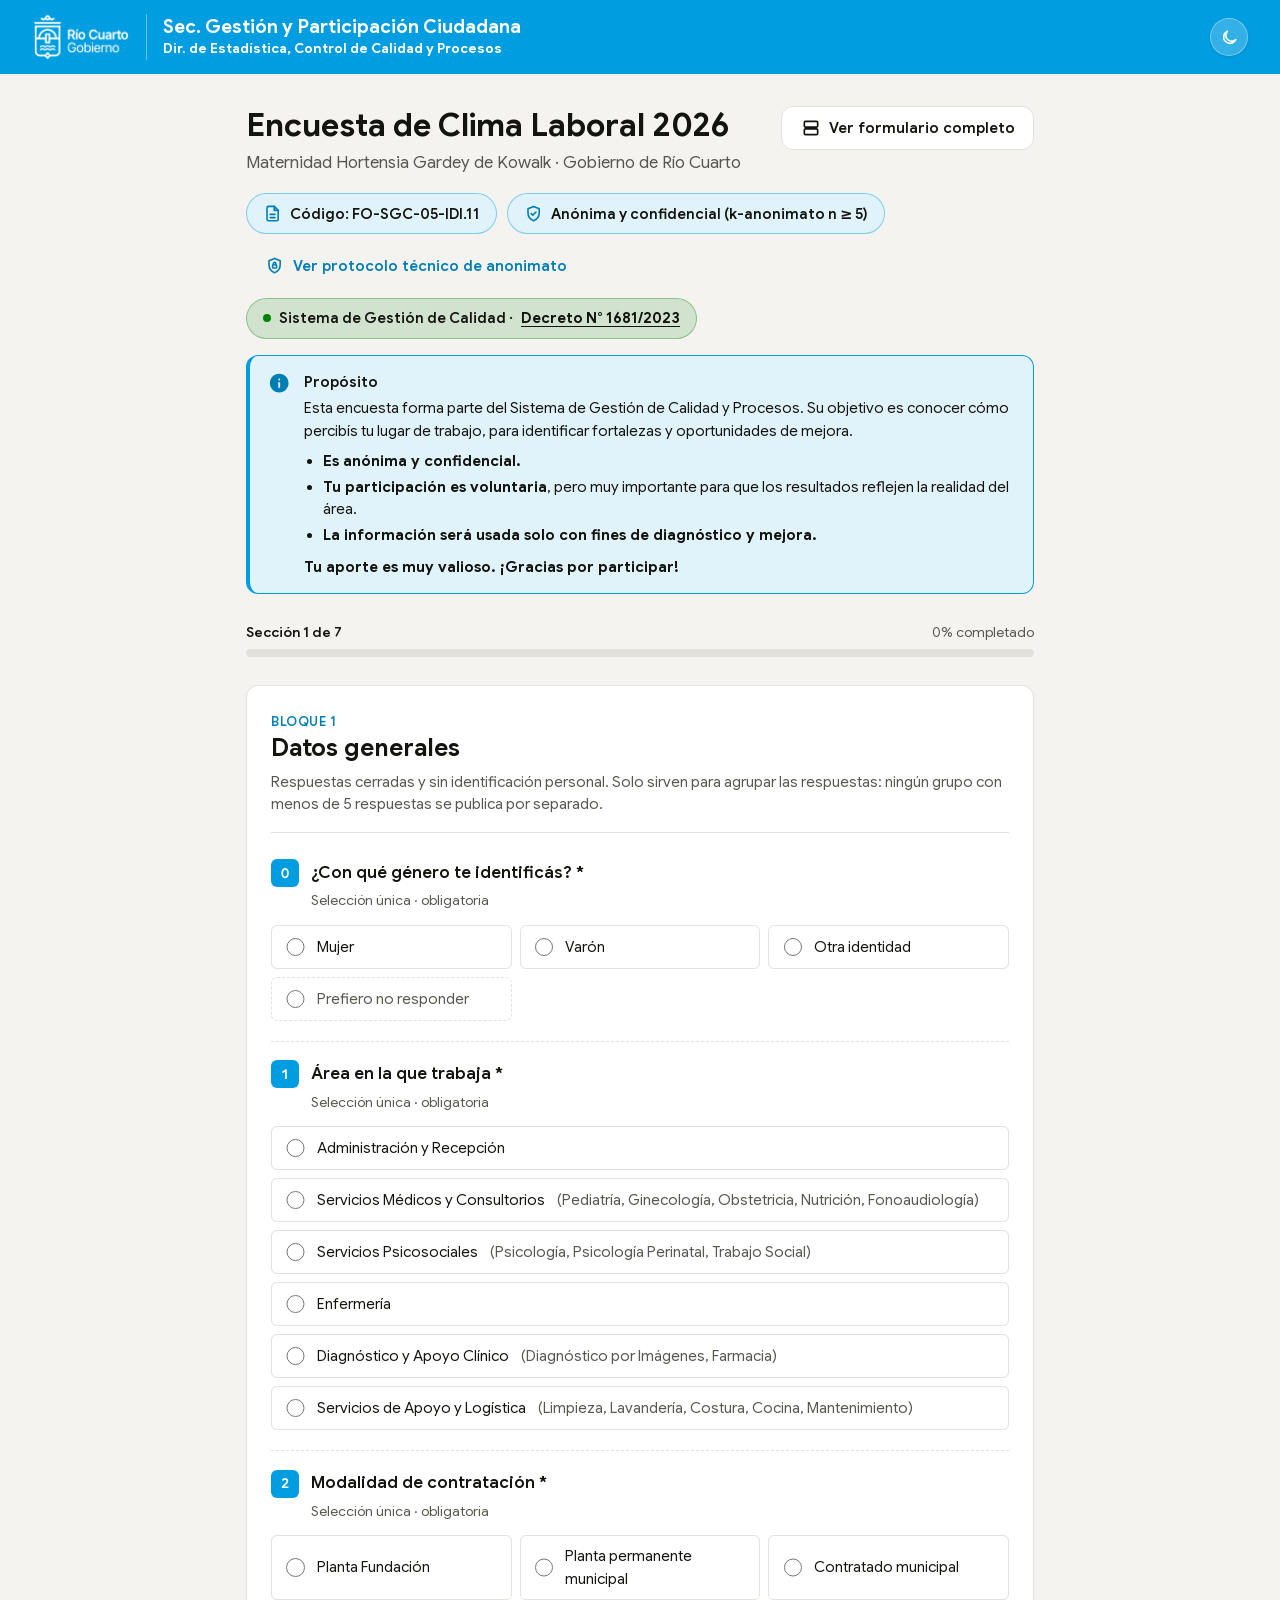
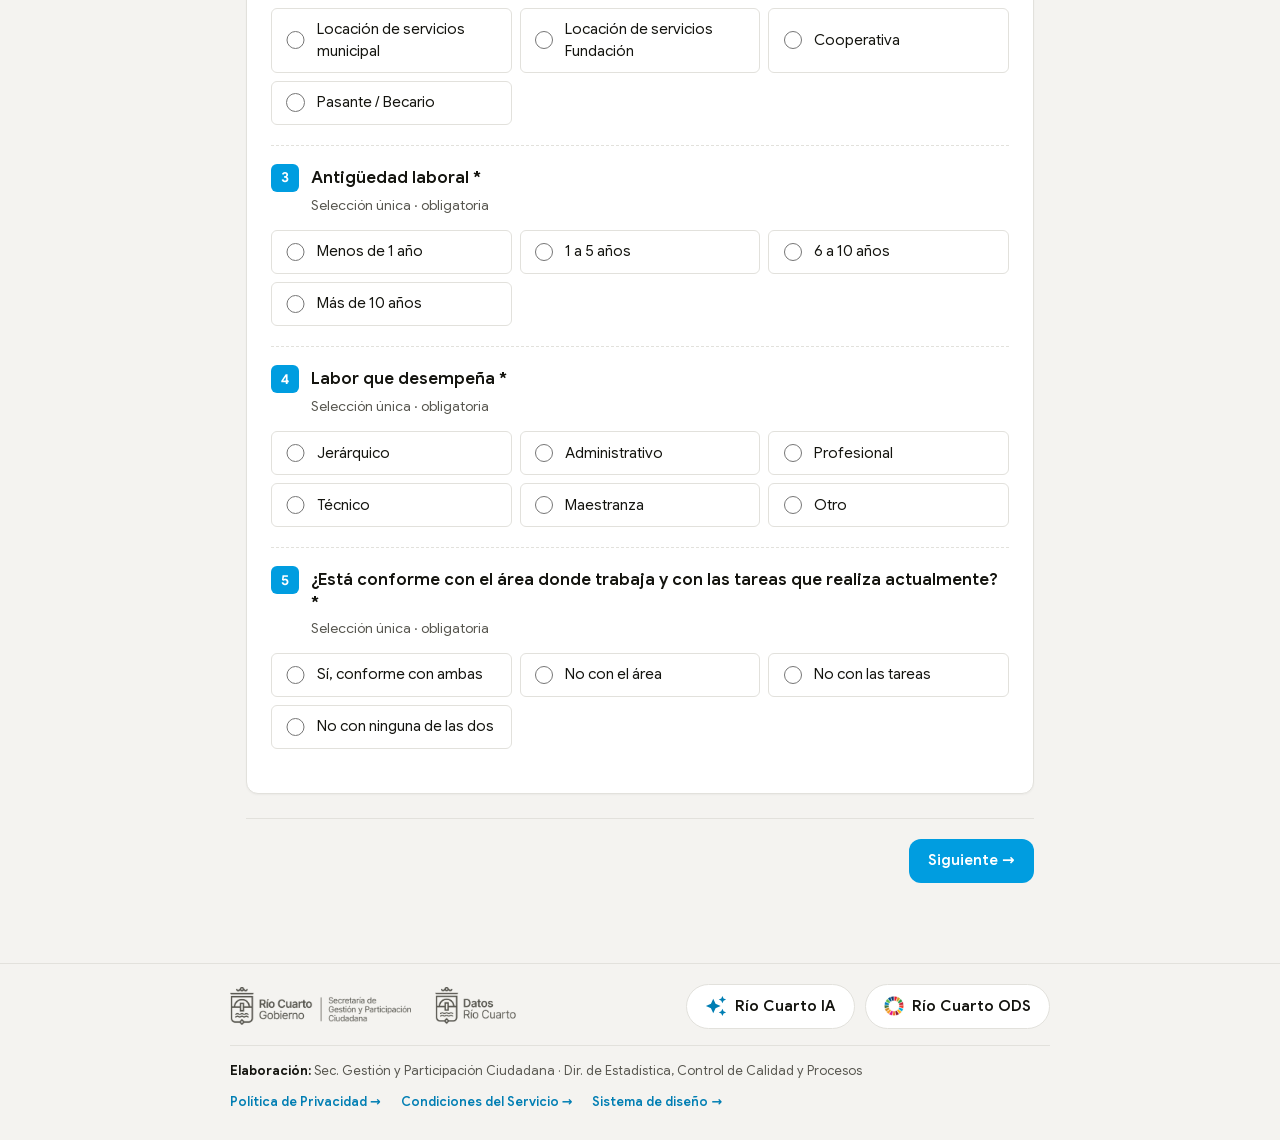
<file: index.html>
<!doctype html>
<html lang="es-AR">
<head>
  <meta charset="utf-8">
  <meta name="viewport" content="width=device-width, initial-scale=1">
  <title>Encuesta de Clima Laboral 2026 · Maternidad Hortensia Gardey de Kowalk</title>
  <meta name="description" content="Encuesta anónima de clima laboral del personal de la Maternidad Hortensia Gardey de Kowalk, Gobierno de Río Cuarto.">
  <link rel="stylesheet" href="css/fuentes.css">
  <link rel="stylesheet" href="css/tokens.css">
  <link rel="stylesheet" href="css/tokens-encuesta.css">
  <link rel="stylesheet" href="css/encuesta.css">
  <script src="js/tema.js"></script>
</head>
<body>
  <a class="saltar-contenido" href="#contenido">Saltar al contenido</a>
  <header class="encabezado">
    <div class="encabezado__interior">
      <img class="logo" src="assets/img/logo-gobierno.webp" alt="Gobierno de Río Cuarto">
      <span class="separador" aria-hidden="true"></span>
      <div class="titulos">
        <p class="titulos__principal">Sec. Gestión y Participación Ciudadana</p>
        <p class="titulos__secundario">Dir. de Estadística, Control de Calidad y Procesos</p>
      </div>
      <div class="encabezado-acciones">
        <button type="button" class="boton-tema" id="boton-tema" aria-label="Cambiar entre modo claro y oscuro">
          <svg class="icono-luna" viewBox="0 0 24 24" fill="none" stroke="currentColor" stroke-width="2" stroke-linecap="round" stroke-linejoin="round" aria-hidden="true"><path d="M20 14.5A8 8 0 1 1 9.5 4a6.5 6.5 0 0 0 10.5 10.5z"/></svg>
          <svg class="icono-sol" viewBox="0 0 24 24" fill="none" stroke="currentColor" stroke-width="2" stroke-linecap="round" stroke-linejoin="round" aria-hidden="true"><circle cx="12" cy="12" r="4"/><path d="M12 2v2M12 20v2M4.9 4.9l1.4 1.4M17.7 17.7l1.4 1.4M2 12h2M20 12h2M4.9 19.1l1.4-1.4M17.7 6.3l1.4-1.4"/></svg>
        </button>
      </div>
    </div>
  </header>

  <main id="contenido" class="contenedor">

    <!-- ============ TÍTULO + MODO ============ -->
    <div class="encuesta-titulo">
      <div>
        <h1 class="titulo-xl">Encuesta de Clima Laboral 2026</h1>
        <p class="encuesta-subtitulo">Maternidad Hortensia Gardey de Kowalk · Gobierno de Río Cuarto</p>
      </div>
      <!-- Alterna entre una sección por vez y el formulario completo (lo maneja js/encuesta.js) -->
      <button type="button" class="boton boton--secundario boton-modo" data-accion="modo" form="encuesta" aria-pressed="false">
        <svg class="icono icono-completo" viewBox="0 0 24 24" fill="none" stroke="currentColor" stroke-width="2" stroke-linecap="round" stroke-linejoin="round" aria-hidden="true"><rect x="4" y="4" width="16" height="7" rx="1.5"/><rect x="4" y="13" width="16" height="7" rx="1.5"/></svg>
        <svg class="icono icono-pasos" viewBox="0 0 24 24" fill="none" stroke="currentColor" stroke-width="2" stroke-linecap="round" stroke-linejoin="round" aria-hidden="true"><rect x="7" y="5" width="10" height="14" rx="1.5"/><path d="M3 7v10M21 7v10"/></svg>
        <span data-texto-modo>Ver formulario completo</span>
      </button>
    </div>

    <!-- ============ PANELES DE APERTURA ============
         data-portada: se ven solo al abrir la encuesta (primera sección o formulario completo) -->
    <div class="portada" data-portada>
      <ul class="chips" aria-label="Datos del formulario">
        <li class="chip">
          <svg class="icono" viewBox="0 0 24 24" fill="none" stroke="currentColor" stroke-width="2" stroke-linecap="round" stroke-linejoin="round" aria-hidden="true"><path d="M14 3H7a2 2 0 0 0-2 2v14a2 2 0 0 0 2 2h10a2 2 0 0 0 2-2V8z"/><path d="M14 3v5h5M9 13h6M9 17h6"/></svg>
          Código: FO-SGC-05-IDI.11
        </li>
        <li class="chip">
          <svg class="icono" viewBox="0 0 24 24" fill="none" stroke="currentColor" stroke-width="2" stroke-linecap="round" stroke-linejoin="round" aria-hidden="true"><path d="M12 3l7 3v5c0 4.5-3 8.5-7 10c-4-1.5-7-5.5-7-10V6z"/><path d="m9 12l2 2l4-4"/></svg>
          Anónima y confidencial (k-anonimato n ≥ 5)
        </li>
        <li>
          <button type="button" class="boton boton--sutil boton-protocolo" data-abrir-modal="protocolo">
            <svg class="icono" viewBox="0 0 24 24" fill="none" stroke="currentColor" stroke-width="2" stroke-linecap="round" stroke-linejoin="round" aria-hidden="true"><path d="M12 3l7 3v5c0 4.5-3 8.5-7 10c-4-1.5-7-5.5-7-10V6z"/><rect x="9.5" y="11" width="5" height="4" rx="1"/><path d="M10.5 11V9.5a1.5 1.5 0 0 1 3 0V11"/></svg>
            Ver protocolo técnico de anonimato
          </button>
        </li>
        <li class="chip chip--norma"><span class="chip__punto" aria-hidden="true"></span>Sistema de Gestión de Calidad · <button type="button" class="enlace-norma" data-abrir-modal="decreto-1681">Decreto N° 1681/2023</button></li>
      </ul>

      <div class="aviso aviso--info" role="note">
        <svg class="icono" viewBox="0 0 24 24" aria-hidden="true"><path fill="currentColor" d="M11 17h2v-6h-2zm1-8q.43 0 .71-.29T13 8t-.29-.71T12 7t-.71.29T11 8t.29.71T12 9m0 13q-2.07 0-3.9-.79t-3.17-2.14T2.79 15.9T2 12t.79-3.9t2.14-3.17T8.1 2.79T12 2t3.9.79t3.17 2.14t2.14 3.17T22 12t-.79 3.9t-2.14 3.17t-3.17 2.14T12 22"/></svg>
        <div>
          <p class="aviso__titulo">Propósito</p>
          <p>Esta encuesta forma parte del Sistema de Gestión de Calidad y Procesos. Su objetivo es conocer cómo percibís tu lugar de trabajo, para identificar fortalezas y oportunidades de mejora.</p>
          <ul>
            <li><strong>Es anónima y confidencial.</strong></li>
            <li><strong>Tu participación es voluntaria</strong>, pero muy importante para que los resultados reflejen la realidad del área.</li>
            <li><strong>La información será usada solo con fines de diagnóstico y mejora.</strong></li>
          </ul>
          <p><strong>Tu aporte es muy valioso. ¡Gracias por participar!</strong></p>
        </div>
      </div>
    </div>

    <!-- Aparece si hay un borrador guardado en el dispositivo -->
    <div class="aviso aviso--alerta" id="aviso-borrador" role="status" hidden>
      <svg class="icono" viewBox="0 0 24 24" aria-hidden="true"><path fill="currentColor" d="M1 21L12 2l11 19zm11-3q.43 0 .71-.29T13 17t-.29-.71T12 16t-.71.29T11 17t.29.71T12 18m-1-3h2v-5h-2z"/></svg>
      <div>
        <p class="aviso__titulo">Retomamos donde dejaste</p>
        <p>Recuperamos las respuestas que habías empezado. <button type="button" class="boton boton--sutil boton--chico" data-accion="descartar">Empezar de nuevo</button></p>
      </div>
    </div>

    <!-- ============ PROGRESO ============ -->
    <div class="progreso">
      <div class="progreso__info"><strong data-paso>Sección 1 de 7</strong><span data-porcentaje>0% completado</span></div>
      <div class="progreso__barra" role="progressbar" aria-label="Avance de la encuesta" aria-valuemin="0" aria-valuemax="100" aria-valuenow="0">
        <div class="progreso__relleno"></div>
      </div>
    </div>

    <!-- ============ FORMULARIO ============
         data-encuesta: identificador · data-codigo-formulario: código del SGC
         data-endpoint: URL que recibe un POST JSON (vacío = solo genera el JSON)
         data-numero-inicial="0": la pregunta de género queda como 0 y la numeración
         sigue la del cuestionario en PDF (P1 a P29, con 7.1, 23.1, 25.1 y 27.1).
         Los números, el asterisco, la línea de tipo, NS/NC, «Otro» y las
         justificaciones los agrega js/encuesta.js: acá solo va lo propio de cada pregunta. -->
    <form class="encuesta" id="encuesta" data-encuesta="clima-laboral-maternidad-kowalk-2026" data-codigo-formulario="FO-SGC-05-IDI.11" data-version="1" data-numero-inicial="0" data-endpoint="" novalidate>

      <!-- ===== BLOQUE 1 · DATOS GENERALES ===== -->
      <section class="seccion" aria-labelledby="s1-titulo">
        <div class="seccion__encabezado">
          <span class="seccion__numero">Bloque 1</span>
          <h2 class="titulo-l" id="s1-titulo">Datos generales</h2>
          <p>Respuestas cerradas y sin identificación personal. Solo sirven para agrupar las respuestas: ningún grupo con menos de 5 respuestas se publica por separado.</p>
        </div>

        <fieldset class="pregunta" data-sin-extras data-requerida>
          <legend>Área en la que trabaja</legend>
          <div class="opciones">
            <label class="opcion"><input type="radio" name="p01_area" value="administracion"> Administración y Recepción</label>
            <label class="opcion"><input type="radio" name="p01_area" value="medicos"> Servicios Médicos y Consultorios <span class="texto-suave">(Pediatría, Ginecología, Obstetricia, Nutrición, Fonoaudiología)</span></label>
            <label class="opcion"><input type="radio" name="p01_area" value="psicosociales"> Servicios Psicosociales <span class="texto-suave">(Psicología, Psicología Perinatal, Trabajo Social)</span></label>
            <label class="opcion"><input type="radio" name="p01_area" value="enfermeria"> Enfermería</label>
            <label class="opcion"><input type="radio" name="p01_area" value="diagnostico"> Diagnóstico y Apoyo Clínico <span class="texto-suave">(Diagnóstico por Imágenes, Farmacia)</span></label>
            <label class="opcion"><input type="radio" name="p01_area" value="apoyo_logistica"> Servicios de Apoyo y Logística <span class="texto-suave">(Limpieza, Lavandería, Costura, Cocina, Mantenimiento)</span></label>
          </div>
        </fieldset>

        <fieldset class="pregunta" data-sin-extras data-requerida>
          <legend>Modalidad de contratación</legend>
          <div class="opciones opciones--2col">
            <label class="opcion"><input type="radio" name="p02_contratacion" value="planta_fundacion"> Planta Fundación</label>
            <label class="opcion"><input type="radio" name="p02_contratacion" value="planta_municipal"> Planta permanente municipal</label>
            <label class="opcion"><input type="radio" name="p02_contratacion" value="contratado_municipal"> Contratado municipal</label>
            <label class="opcion"><input type="radio" name="p02_contratacion" value="locacion_municipal"> Locación de servicios municipal</label>
            <label class="opcion"><input type="radio" name="p02_contratacion" value="locacion_fundacion"> Locación de servicios Fundación</label>
            <label class="opcion"><input type="radio" name="p02_contratacion" value="cooperativa"> Cooperativa</label>
            <label class="opcion"><input type="radio" name="p02_contratacion" value="pasante"> Pasante / Becario</label>
          </div>
        </fieldset>

        <fieldset class="pregunta" data-sin-extras data-requerida>
          <legend>Antigüedad laboral</legend>
          <div class="opciones opciones--2col">
            <label class="opcion"><input type="radio" name="p03_antiguedad" value="menos_1"> Menos de 1 año</label>
            <label class="opcion"><input type="radio" name="p03_antiguedad" value="1_5"> 1 a 5 años</label>
            <label class="opcion"><input type="radio" name="p03_antiguedad" value="6_10"> 6 a 10 años</label>
            <label class="opcion"><input type="radio" name="p03_antiguedad" value="mas_10"> Más de 10 años</label>
          </div>
        </fieldset>

        <!-- Si en P1 eligió «Servicios de Apoyo y Logística», js/maternidad.js preselecciona «Maestranza» (se puede cambiar) -->
        <fieldset class="pregunta" data-sin-extras data-requerida>
          <legend>Labor que desempeña</legend>
          <div class="opciones opciones--2col">
            <label class="opcion"><input type="radio" name="p04_labor" value="jerarquico"> Jerárquico</label>
            <label class="opcion"><input type="radio" name="p04_labor" value="administrativo"> Administrativo</label>
            <label class="opcion"><input type="radio" name="p04_labor" value="profesional"> Profesional</label>
            <label class="opcion"><input type="radio" name="p04_labor" value="tecnico"> Técnico</label>
            <label class="opcion"><input type="radio" name="p04_labor" value="maestranza"> Maestranza</label>
            <label class="opcion opcion--otro"><input type="radio" name="p04_labor" value="otro"> Otro<input class="campo" type="text" name="p04_labor_otro" data-otro-texto aria-label="Labor que desempeña" placeholder="Labor que desempeña" maxlength="100"></label>
          </div>
        </fieldset>

        <fieldset class="pregunta" data-sin-extras data-requerida>
          <legend>¿Está conforme con el área donde trabaja y con las tareas que realiza actualmente?</legend>
          <div class="opciones opciones--2col">
            <label class="opcion"><input type="radio" name="p05_conformidad" value="si_ambas"> Sí, conforme con ambas</label>
            <label class="opcion"><input type="radio" name="p05_conformidad" value="no_area"> No con el área</label>
            <label class="opcion"><input type="radio" name="p05_conformidad" value="no_tareas"> No con las tareas</label>
            <label class="opcion"><input type="radio" name="p05_conformidad" value="no_ninguna"> No con ninguna de las dos</label>
          </div>
        </fieldset>

        <!-- P6: aparece si P5 es distinta de «Sí, conforme con ambas» -->
        <fieldset class="pregunta" data-sin-extras data-max="3" data-mostrar-si="p05_conformidad=no_area|no_tareas|no_ninguna" hidden>
          <legend>¿Qué es lo que más pesa en su disconformidad?</legend>
          <p class="pregunta__ayuda">Podés marcar hasta 3.</p>
          <div class="opciones opciones--2col">
            <label class="opcion"><input type="checkbox" name="p06_disconformidad" value="clima_companeros"> Trato y clima con compañeros/as</label>
            <label class="opcion"><input type="checkbox" name="p06_disconformidad" value="jefatura"> Relación con la jefatura</label>
            <label class="opcion"><input type="checkbox" name="p06_disconformidad" value="organizacion"> Tareas poco claras, organización y procesos</label>
            <label class="opcion"><input type="checkbox" name="p06_disconformidad" value="carga"> Carga de trabajo</label>
            <label class="opcion"><input type="checkbox" name="p06_disconformidad" value="equipamiento"> Falta o mal estado de equipamiento e insumos</label>
            <label class="opcion"><input type="checkbox" name="p06_disconformidad" value="ropa_epp"> Ropa de trabajo y elementos de protección personal</label>
            <label class="opcion"><input type="checkbox" name="p06_disconformidad" value="seguridad_higiene"> Condiciones de seguridad e higiene</label>
            <label class="opcion"><input type="checkbox" name="p06_disconformidad" value="contratacion"> Condiciones de contratación (convenio o modalidad)</label>
            <label class="opcion"><input type="checkbox" name="p06_disconformidad" value="capacitacion"> Capacitación y oportunidades de desarrollo</label>
            <label class="opcion"><input type="checkbox" name="p06_disconformidad" value="reconocimiento"> Reconocimiento</label>
            <label class="opcion opcion--otro"><input type="checkbox" name="p06_disconformidad" value="otro"> Otro<input class="campo" type="text" name="p06_disconformidad_otro" data-otro-texto aria-label="Qué motiva su disconformidad" placeholder="¿Qué motiva su disconformidad?" maxlength="100"></label>
          </div>
        </fieldset>

        <!-- P7: aparece si P5 es «No con el área» o «No con ninguna de las dos».
             js/maternidad.js oculta el área elegida en P1. -->
        <fieldset class="pregunta" data-sin-extras data-mostrar-si="p05_conformidad=no_area|no_ninguna" hidden>
          <legend>¿En qué área preferiría trabajar?</legend>
          <div class="opciones">
            <label class="opcion"><input type="radio" name="p07_area_preferida" value="administracion"> Administración y Recepción</label>
            <label class="opcion"><input type="radio" name="p07_area_preferida" value="medicos"> Servicios Médicos y Consultorios <span class="texto-suave">(Pediatría, Ginecología, Obstetricia, Nutrición, Fonoaudiología)</span></label>
            <label class="opcion"><input type="radio" name="p07_area_preferida" value="psicosociales"> Servicios Psicosociales <span class="texto-suave">(Psicología, Psicología Perinatal, Trabajo Social)</span></label>
            <label class="opcion"><input type="radio" name="p07_area_preferida" value="enfermeria"> Enfermería</label>
            <label class="opcion"><input type="radio" name="p07_area_preferida" value="diagnostico"> Diagnóstico y Apoyo Clínico <span class="texto-suave">(Diagnóstico por Imágenes, Farmacia)</span></label>
            <label class="opcion"><input type="radio" name="p07_area_preferida" value="apoyo_logistica"> Servicios de Apoyo y Logística <span class="texto-suave">(Limpieza, Lavandería, Costura, Cocina, Mantenimiento)</span></label>
            <label class="opcion opcion--otro"><input type="radio" name="p07_area_preferida" value="otro"> Otro<input class="campo" type="text" name="p07_area_preferida_otro" data-otro-texto aria-label="En qué área prefiere trabajar" placeholder="¿En qué área prefiere trabajar?" maxlength="100"></label>
          </div>
        </fieldset>

        <div class="pregunta" data-numero="7.1" data-requerida data-sin-extras data-mostrar-si="p05_conformidad=no_area|no_ninguna && p07_area_preferida" hidden>
          <label class="pregunta__enunciado" for="p07-porque">¿Por qué prefiere dicha área?</label>
          <p class="pregunta__ayuda">No incluyas nombres ni datos personales.</p>
          <textarea class="campo" id="p07-porque" name="p07_area_preferida_porque" maxlength="200"></textarea>
          <div class="contador" aria-live="polite"></div>
        </div>
      </section>

      <!-- ===== BLOQUE 2 · AMBIENTE LABORAL ===== -->
      <section class="seccion" aria-labelledby="s2-titulo" hidden>
        <div class="seccion__encabezado">
          <span class="seccion__numero">Bloque 2</span>
          <h2 class="titulo-l" id="s2-titulo">Ambiente laboral</h2>
        </div>

        <fieldset class="pregunta" data-sin-extras data-tipo="likert" data-escala="conformidad" data-nombre="p08_ambiente" data-requerida data-sin-justificacion>
          <legend>En general, ¿cómo me siento con el ambiente laboral?</legend>
        </fieldset>
        <fieldset class="pregunta" data-sin-extras data-tipo="likert" data-escala="conformidad" data-nombre="p09_tareas" data-requerida data-sin-justificacion>
          <legend>¿Entiendo bien cuáles son mis tareas y responsabilidades?</legend>
        </fieldset>
        <fieldset class="pregunta" data-sin-extras data-tipo="likert" data-escala="conformidad" data-nombre="p10_recursos" data-requerida data-sin-justificacion>
          <legend>¿Tengo la información, las herramientas y los materiales que necesito para hacer mi trabajo?</legend>
        </fieldset>
        <fieldset class="pregunta" data-sin-extras data-tipo="likert" data-escala="conformidad" data-nombre="p11_jefatura" data-requerida data-sin-justificacion>
          <legend>¿Recibo apoyo, guía y buen trato de mi jefe o jefa directa?</legend>
        </fieldset>
        <fieldset class="pregunta" data-sin-extras data-tipo="likert" data-escala="conformidad" data-nombre="p12_equipo" data-requerida data-sin-justificacion>
          <legend>¿Me llevo bien y trabajo en equipo con mis compañeros/as?</legend>
        </fieldset>
        <fieldset class="pregunta" data-sin-extras data-tipo="likert" data-escala="conformidad" data-nombre="p13_seguridad" data-requerida data-sin-justificacion>
          <legend>¿Las condiciones de seguridad e higiene en mi lugar de trabajo son adecuadas?</legend>
        </fieldset>
        <fieldset class="pregunta" data-sin-extras data-tipo="likert" data-escala="conformidad" data-nombre="p14_comunicacion" data-requerida data-sin-justificacion>
          <legend>¿La comunicación con mi jefe o jefa es clara y suficiente?</legend>
        </fieldset>
      </section>

      <!-- ===== BLOQUE 3 · MOTIVACIÓN Y COMPROMISO ===== -->
      <section class="seccion" aria-labelledby="s3-titulo" hidden>
        <div class="seccion__encabezado">
          <span class="seccion__numero">Bloque 3</span>
          <h2 class="titulo-l" id="s3-titulo">Motivación y compromiso</h2>
        </div>

        <fieldset class="pregunta" data-sin-extras data-tipo="likert" data-escala="acuerdo_total" data-nombre="p15_derechos" data-requerida data-sin-justificacion>
          <legend>Conozco mis derechos laborales.</legend>
        </fieldset>
        <fieldset class="pregunta" data-sin-extras data-tipo="likert" data-escala="acuerdo_total" data-nombre="p16_deberes" data-requerida data-sin-justificacion>
          <legend>Conozco mis deberes y obligaciones en el trabajo.</legend>
        </fieldset>
        <fieldset class="pregunta" data-sin-extras data-tipo="likert" data-escala="acuerdo_total" data-nombre="p17_compromiso" data-requerida data-sin-justificacion>
          <legend>Estoy comprometido/a con las metas y objetivos de mi área.</legend>
        </fieldset>
        <fieldset class="pregunta" data-sin-extras data-tipo="likert" data-escala="acuerdo_total" data-nombre="p18_uso_recursos" data-requerida data-sin-justificacion>
          <legend>Uso bien los recursos disponibles (tiempo, herramientas).</legend>
        </fieldset>
        <fieldset class="pregunta" data-sin-extras data-tipo="likert" data-escala="acuerdo_total" data-nombre="p19_motivacion" data-requerida data-sin-justificacion>
          <legend>Estoy motivado/a para realizar mis tareas diarias.</legend>
        </fieldset>
        <fieldset class="pregunta" data-sin-extras data-tipo="likert" data-escala="acuerdo_total" data-nombre="p20_valoracion" data-requerida data-sin-justificacion>
          <legend>Me siento valorado/a por mi aporte al equipo.</legend>
        </fieldset>
      </section>

      <!-- ===== BLOQUE 4 · CAPACITACIÓN Y DESARROLLO ===== -->
      <section class="seccion" aria-labelledby="s4-titulo" hidden>
        <div class="seccion__encabezado">
          <span class="seccion__numero">Bloque 4</span>
          <h2 class="titulo-l" id="s4-titulo">Capacitación y desarrollo</h2>
        </div>

        <fieldset class="pregunta" data-sin-extras data-tipo="likert" data-escala="satisfaccion" data-nombre="p21_capacitacion" data-requerida data-sin-justificacion>
          <legend>¿Qué tan satisfecho/a está con las oportunidades de capacitación relacionadas con su tarea?</legend>
        </fieldset>

        <fieldset class="pregunta" data-sin-extras data-requerida data-max="3">
          <legend>Capacitaciones que considera necesarias para mejorar su tarea diaria</legend>
          <p class="pregunta__ayuda">Podés marcar hasta 3.</p>
          <div class="opciones opciones--2col">
            <label class="opcion"><input type="checkbox" name="p22_capacitaciones" value="informatica_basica"> Herramientas básicas informáticas (Excel, Word, Google Sheets, etc.)</label>
            <label class="opcion"><input type="checkbox" name="p22_capacitaciones" value="informatica_avanzada"> Herramientas avanzadas informáticas (Power BI, Looker Studio, Inteligencia Artificial, etc.)</label>
            <label class="opcion"><input type="checkbox" name="p22_capacitaciones" value="procesos_admin"> Procesos administrativos y de gestión hospitalaria</label>
            <label class="opcion"><input type="checkbox" name="p22_capacitaciones" value="normativa"> Normativa legal y reglamentaria sanitaria vigente</label>
            <label class="opcion"><input type="checkbox" name="p22_capacitaciones" value="rcp"> RCP – Primeros auxilios</label>
            <label class="opcion"><input type="checkbox" name="p22_capacitaciones" value="riesgos"> Prevención de riesgos laborales</label>
            <label class="opcion"><input type="checkbox" name="p22_capacitaciones" value="liderazgo"> Liderazgo y gestión de equipos</label>
            <label class="opcion"><input type="checkbox" name="p22_capacitaciones" value="fortalecimiento"> Talleres de fortalecimiento personal y trabajo colaborativo</label>
            <label class="opcion"><input type="checkbox" name="p22_capacitaciones" value="comunicacion"> Comunicación productiva en equipos</label>
            <label class="opcion"><input type="checkbox" name="p22_capacitaciones" value="educacion_emocional"> Educación emocional en contextos de alta exigencia</label>
            <label class="opcion opcion--otro"><input type="checkbox" name="p22_capacitaciones" value="otro"> Otro<input class="campo" type="text" name="p22_capacitaciones_otro" data-otro-texto aria-label="Qué capacitación le gustaría realizar" placeholder="¿Qué capacitación le gustaría realizar?" maxlength="100"></label>
          </div>
        </fieldset>
      </section>

      <!-- ===== BLOQUE 5 · PROCESOS, RECURSOS Y HERRAMIENTAS ===== -->
      <section class="seccion" aria-labelledby="s5-titulo" hidden>
        <div class="seccion__encabezado">
          <span class="seccion__numero">Bloque 5</span>
          <h2 class="titulo-l" id="s5-titulo">Procesos, recursos y herramientas</h2>
        </div>

        <!-- P23: matriz de acuerdo. data-sin-extras: solo las opciones del PDF
             (con «No me corresponde / no lo uso»), sin NS/NC ni fila «Otro». -->
        <div class="pregunta matriz-pregunta" data-nombre="p23" data-requerida data-sin-extras role="group" aria-labelledby="p23-enunciado">
          <p class="pregunta__enunciado" id="p23-enunciado">Recibo en tiempo y forma, y en buen estado, lo necesario para mis tareas:</p>
          <p class="pregunta__ayuda referencias-caras"><span class="referencia-cara matriz__cara--5"><svg class="referencia-cara__icono" viewBox="0 0 24 24" fill="none" stroke="currentColor" stroke-width="2" stroke-linecap="round" stroke-linejoin="round" aria-hidden="true"><circle cx="12" cy="12" r="9.5"/><path d="M8 9.8q1-1.3 2 0M14 9.8q1-1.3 2 0"/><path d="M7.5 13.5h9q-1 4-4.5 4t-4.5-4z"/></svg>Totalmente de acuerdo</span> <span class="referencia-cara matriz__cara--4"><svg class="referencia-cara__icono" viewBox="0 0 24 24" fill="none" stroke="currentColor" stroke-width="2" stroke-linecap="round" stroke-linejoin="round" aria-hidden="true"><circle cx="12" cy="12" r="9.5"/><circle cx="9" cy="10" r=".6" fill="currentColor"/><circle cx="15" cy="10" r=".6" fill="currentColor"/><path d="M8.5 14.5q3.5 3.2 7 0"/></svg>De acuerdo</span> <span class="referencia-cara matriz__cara--3"><svg class="referencia-cara__icono" viewBox="0 0 24 24" fill="none" stroke="currentColor" stroke-width="2" stroke-linecap="round" stroke-linejoin="round" aria-hidden="true"><circle cx="12" cy="12" r="9.5"/><circle cx="9" cy="10" r=".6" fill="currentColor"/><circle cx="15" cy="10" r=".6" fill="currentColor"/><path d="M9 15.5h6"/></svg>Ni de acuerdo ni en desacuerdo</span> <span class="referencia-cara matriz__cara--2"><svg class="referencia-cara__icono" viewBox="0 0 24 24" fill="none" stroke="currentColor" stroke-width="2" stroke-linecap="round" stroke-linejoin="round" aria-hidden="true"><circle cx="12" cy="12" r="9.5"/><circle cx="9" cy="10" r=".6" fill="currentColor"/><circle cx="15" cy="10" r=".6" fill="currentColor"/><path d="M8.5 16.8q3.5-3.2 7 0"/></svg>En desacuerdo</span> <span class="referencia-cara matriz__cara--1"><svg class="referencia-cara__icono" viewBox="0 0 24 24" fill="none" stroke="currentColor" stroke-width="2" stroke-linecap="round" stroke-linejoin="round" aria-hidden="true"><circle cx="12" cy="12" r="9.5"/><path d="M8 8.6l2 2m0-2l-2 2M14 8.6l2 2m0-2l-2 2"/><path d="M8 17q4-4 8 0"/></svg>Totalmente en desacuerdo</span></p>
          <div class="matriz-envoltura">
            <table class="matriz">
              <!-- Columnas 1 a 5 con las mismas caras de las escalas Likert (js/encuesta.js); los valores guardados siguen siendo 1 a 5 -->
              <thead><tr><th scope="col"><span class="texto-chico">Elemento</span></th>
                <th scope="col" class="matriz__cara matriz__cara--5" title="Totalmente de acuerdo"><svg viewBox="0 0 24 24" fill="none" stroke="currentColor" stroke-width="2" stroke-linecap="round" stroke-linejoin="round" aria-hidden="true"><circle cx="12" cy="12" r="9.5"/><path d="M8 9.8q1-1.3 2 0M14 9.8q1-1.3 2 0"/><path d="M7.5 13.5h9q-1 4-4.5 4t-4.5-4z"/></svg><span class="solo-lector">Totalmente de acuerdo</span></th>
                <th scope="col" class="matriz__cara matriz__cara--4" title="De acuerdo"><svg viewBox="0 0 24 24" fill="none" stroke="currentColor" stroke-width="2" stroke-linecap="round" stroke-linejoin="round" aria-hidden="true"><circle cx="12" cy="12" r="9.5"/><circle cx="9" cy="10" r=".6" fill="currentColor"/><circle cx="15" cy="10" r=".6" fill="currentColor"/><path d="M8.5 14.5q3.5 3.2 7 0"/></svg><span class="solo-lector">De acuerdo</span></th>
                <th scope="col" class="matriz__cara matriz__cara--3" title="Ni de acuerdo ni en desacuerdo"><svg viewBox="0 0 24 24" fill="none" stroke="currentColor" stroke-width="2" stroke-linecap="round" stroke-linejoin="round" aria-hidden="true"><circle cx="12" cy="12" r="9.5"/><circle cx="9" cy="10" r=".6" fill="currentColor"/><circle cx="15" cy="10" r=".6" fill="currentColor"/><path d="M9 15.5h6"/></svg><span class="solo-lector">Ni de acuerdo ni en desacuerdo</span></th>
                <th scope="col" class="matriz__cara matriz__cara--2" title="En desacuerdo"><svg viewBox="0 0 24 24" fill="none" stroke="currentColor" stroke-width="2" stroke-linecap="round" stroke-linejoin="round" aria-hidden="true"><circle cx="12" cy="12" r="9.5"/><circle cx="9" cy="10" r=".6" fill="currentColor"/><circle cx="15" cy="10" r=".6" fill="currentColor"/><path d="M8.5 16.8q3.5-3.2 7 0"/></svg><span class="solo-lector">En desacuerdo</span></th>
                <th scope="col" class="matriz__cara matriz__cara--1" title="Totalmente en desacuerdo"><svg viewBox="0 0 24 24" fill="none" stroke="currentColor" stroke-width="2" stroke-linecap="round" stroke-linejoin="round" aria-hidden="true"><circle cx="12" cy="12" r="9.5"/><path d="M8 8.6l2 2m0-2l-2 2M14 8.6l2 2m0-2l-2 2"/><path d="M8 17q4-4 8 0"/></svg><span class="solo-lector">Totalmente en desacuerdo</span></th>
                <th scope="col">No me corresponde / no lo uso</th></tr></thead>
              <tbody>
                <tr><th scope="row">a) Equipamiento y mobiliario <span class="texto-suave">(médico, informático, de oficina)</span></th>
                  <td><input type="radio" name="p23a_equipamiento" value="5" aria-label="Equipamiento y mobiliario: totalmente de acuerdo"></td><td><input type="radio" name="p23a_equipamiento" value="4" aria-label="Equipamiento y mobiliario: de acuerdo"></td><td><input type="radio" name="p23a_equipamiento" value="3" aria-label="Equipamiento y mobiliario: ni de acuerdo ni en desacuerdo"></td><td><input type="radio" name="p23a_equipamiento" value="2" aria-label="Equipamiento y mobiliario: en desacuerdo"></td><td><input type="radio" name="p23a_equipamiento" value="1" aria-label="Equipamiento y mobiliario: totalmente en desacuerdo"></td><td><input type="radio" name="p23a_equipamiento" value="no_corresponde" aria-label="Equipamiento y mobiliario: no me corresponde"></td>
                <tr><th scope="row">b) Insumos y materiales <span class="texto-suave">(médicos, de farmacia, limpieza, cocina, otros)</span></th>
                  <td><input type="radio" name="p23b_insumos" value="5" aria-label="Insumos y materiales: totalmente de acuerdo"></td><td><input type="radio" name="p23b_insumos" value="4" aria-label="Insumos y materiales: de acuerdo"></td><td><input type="radio" name="p23b_insumos" value="3" aria-label="Insumos y materiales: ni de acuerdo ni en desacuerdo"></td><td><input type="radio" name="p23b_insumos" value="2" aria-label="Insumos y materiales: en desacuerdo"></td><td><input type="radio" name="p23b_insumos" value="1" aria-label="Insumos y materiales: totalmente en desacuerdo"></td><td><input type="radio" name="p23b_insumos" value="no_corresponde" aria-label="Insumos y materiales: no me corresponde"></td>
                <tr><th scope="row">c) Ropa de trabajo y elementos de protección personal</th>
                  <td><input type="radio" name="p23c_ropa" value="5" aria-label="Ropa de trabajo y protección personal: totalmente de acuerdo"></td><td><input type="radio" name="p23c_ropa" value="4" aria-label="Ropa de trabajo y protección personal: de acuerdo"></td><td><input type="radio" name="p23c_ropa" value="3" aria-label="Ropa de trabajo y protección personal: ni de acuerdo ni en desacuerdo"></td><td><input type="radio" name="p23c_ropa" value="2" aria-label="Ropa de trabajo y protección personal: en desacuerdo"></td><td><input type="radio" name="p23c_ropa" value="1" aria-label="Ropa de trabajo y protección personal: totalmente en desacuerdo"></td><td><input type="radio" name="p23c_ropa" value="no_corresponde" aria-label="Ropa de trabajo y protección personal: no me corresponde"></td>
              </tbody>
            </table>
          </div>
        </div>

        <!-- P23.1: una por cada fila de P23 contestada con 1 o 2 -->
        <fieldset class="pregunta" data-sin-extras data-numero="23.1a" data-max="2" data-mostrar-si="p23a_equipamiento=1|2" hidden>
          <legend>¿Qué es lo que falla con el equipamiento y mobiliario?</legend>
          <p class="pregunta__ayuda">Podés marcar hasta 2.</p>
          <div class="opciones opciones--2col">
            <label class="opcion"><input type="checkbox" name="p23a_falla" value="no_hay"> No hay o faltan</label>
            <label class="opcion"><input type="checkbox" name="p23a_falla" value="tarde"> Llegan tarde</label>
            <label class="opcion"><input type="checkbox" name="p23a_falla" value="mal_estado"> Están en mal estado</label>
            <label class="opcion"><input type="checkbox" name="p23a_falla" value="no_adecuados"> No son los adecuados para la tarea</label>
            <label class="opcion"><input type="checkbox" name="p23a_falla" value="no_se_pedir"> No sé a quién pedirlos o cómo hacerlo</label>
            <label class="opcion"><input type="checkbox" name="p23a_falla" value="sin_respuesta"> Hago el pedido y no me responden</label>
            <label class="opcion opcion--otro"><input type="checkbox" name="p23a_falla" value="otro"> Otro<input class="campo" type="text" name="p23a_falla_otro" data-otro-texto aria-label="Motivo de desacuerdo" placeholder="Motivo de desacuerdo" maxlength="100"></label>
          </div>
        </fieldset>

        <fieldset class="pregunta" data-sin-extras data-numero="23.1b" data-max="2" data-mostrar-si="p23b_insumos=1|2" hidden>
          <legend>¿Qué es lo que falla con los insumos y materiales?</legend>
          <p class="pregunta__ayuda">Podés marcar hasta 2.</p>
          <div class="opciones opciones--2col">
            <label class="opcion"><input type="checkbox" name="p23b_falla" value="no_hay"> No hay o faltan</label>
            <label class="opcion"><input type="checkbox" name="p23b_falla" value="tarde"> Llegan tarde</label>
            <label class="opcion"><input type="checkbox" name="p23b_falla" value="mal_estado"> Están en mal estado</label>
            <label class="opcion"><input type="checkbox" name="p23b_falla" value="no_adecuados"> No son los adecuados para la tarea</label>
            <label class="opcion"><input type="checkbox" name="p23b_falla" value="no_se_pedir"> No sé a quién pedirlos o cómo hacerlo</label>
            <label class="opcion"><input type="checkbox" name="p23b_falla" value="sin_respuesta"> Hago el pedido y no me responden</label>
            <label class="opcion opcion--otro"><input type="checkbox" name="p23b_falla" value="otro"> Otro<input class="campo" type="text" name="p23b_falla_otro" data-otro-texto aria-label="Motivo de desacuerdo" placeholder="Motivo de desacuerdo" maxlength="100"></label>
          </div>
        </fieldset>

        <fieldset class="pregunta" data-sin-extras data-numero="23.1c" data-max="2" data-mostrar-si="p23c_ropa=1|2" hidden>
          <legend>¿Qué es lo que falla con la ropa de trabajo y los elementos de protección personal?</legend>
          <p class="pregunta__ayuda">Podés marcar hasta 2.</p>
          <div class="opciones opciones--2col">
            <label class="opcion"><input type="checkbox" name="p23c_falla" value="no_hay"> No hay o faltan</label>
            <label class="opcion"><input type="checkbox" name="p23c_falla" value="tarde"> Llegan tarde</label>
            <label class="opcion"><input type="checkbox" name="p23c_falla" value="mal_estado"> Están en mal estado</label>
            <label class="opcion"><input type="checkbox" name="p23c_falla" value="no_adecuados"> No son los adecuados para la tarea</label>
            <label class="opcion"><input type="checkbox" name="p23c_falla" value="no_se_pedir"> No sé a quién pedirlos o cómo hacerlo</label>
            <label class="opcion"><input type="checkbox" name="p23c_falla" value="sin_respuesta"> Hago el pedido y no me responden</label>
            <label class="opcion opcion--otro"><input type="checkbox" name="p23c_falla" value="otro"> Otro<input class="campo" type="text" name="p23c_falla_otro" data-otro-texto aria-label="Motivo de desacuerdo" placeholder="Motivo de desacuerdo" maxlength="100"></label>
          </div>
        </fieldset>

        <!-- P24: matriz de selección única, mismas filas que P23. «No sé» se guarda como ns_nc. -->
        <div class="pregunta matriz-pregunta" data-numero="24" data-nombre="p24" data-requerida data-sin-extras role="group" aria-labelledby="p24-enunciado">
          <p class="pregunta__enunciado" id="p24-enunciado">¿Quién le provee habitualmente cada uno de estos elementos?</p>
          <div class="matriz-envoltura">
            <table class="matriz">
              <thead><tr><th scope="col"><span class="texto-chico">Elemento</span></th><th scope="col">Municipalidad</th><th scope="col">Fundación</th><th scope="col">Ambos</th><th scope="col">Lo resuelvo yo mismo/a</th><th scope="col">No sé</th></tr></thead>
              <tbody>
                <tr><th scope="row">a) Equipamiento y mobiliario <span class="texto-suave">(médico, informático, de oficina)</span></th>
                  <td><input type="radio" name="p24a_equipamiento" value="municipalidad" aria-label="Equipamiento y mobiliario: Municipalidad"></td><td><input type="radio" name="p24a_equipamiento" value="fundacion" aria-label="Equipamiento y mobiliario: Fundación"></td><td><input type="radio" name="p24a_equipamiento" value="ambos" aria-label="Equipamiento y mobiliario: Ambos"></td><td><input type="radio" name="p24a_equipamiento" value="yo_mismo" aria-label="Equipamiento y mobiliario: lo resuelvo yo mismo/a"></td><td><input type="radio" name="p24a_equipamiento" value="ns_nc" aria-label="Equipamiento y mobiliario: no sé"></td></tr>
                <tr><th scope="row">b) Insumos y materiales <span class="texto-suave">(médicos, de farmacia, limpieza, cocina, otros)</span></th>
                  <td><input type="radio" name="p24b_insumos" value="municipalidad" aria-label="Insumos y materiales: Municipalidad"></td><td><input type="radio" name="p24b_insumos" value="fundacion" aria-label="Insumos y materiales: Fundación"></td><td><input type="radio" name="p24b_insumos" value="ambos" aria-label="Insumos y materiales: Ambos"></td><td><input type="radio" name="p24b_insumos" value="yo_mismo" aria-label="Insumos y materiales: lo resuelvo yo mismo/a"></td><td><input type="radio" name="p24b_insumos" value="ns_nc" aria-label="Insumos y materiales: no sé"></td></tr>
                <tr><th scope="row">c) Ropa de trabajo y elementos de protección personal</th>
                  <td><input type="radio" name="p24c_ropa" value="municipalidad" aria-label="Ropa de trabajo y protección personal: Municipalidad"></td><td><input type="radio" name="p24c_ropa" value="fundacion" aria-label="Ropa de trabajo y protección personal: Fundación"></td><td><input type="radio" name="p24c_ropa" value="ambos" aria-label="Ropa de trabajo y protección personal: Ambos"></td><td><input type="radio" name="p24c_ropa" value="yo_mismo" aria-label="Ropa de trabajo y protección personal: lo resuelvo yo mismo/a"></td><td><input type="radio" name="p24c_ropa" value="ns_nc" aria-label="Ropa de trabajo y protección personal: no sé"></td></tr>
              </tbody>
            </table>
          </div>
        </div>

        <!-- P25: sin justificación automática, porque la reemplaza P25.1 -->
        <fieldset class="pregunta" data-sin-extras data-tipo="likert" data-escala="acuerdo_total" data-nombre="p25_procedimientos" data-requerida data-sin-justificacion>
          <legend>Los procedimientos de trabajo de mi sector están claros y se respetan.</legend>
        </fieldset>

        <fieldset class="pregunta" data-sin-extras data-numero="25.1" data-max="2" data-mostrar-si="p25_procedimientos=1|2" hidden>
          <legend>¿Qué es lo que más pesa en que los procedimientos no estén claros o no se respeten?</legend>
          <p class="pregunta__ayuda">Podés marcar hasta 2.</p>
          <div class="opciones opciones--2col">
            <label class="opcion"><input type="checkbox" name="p25_motivos" value="no_escritos"> No están escritos o no los conozco</label>
            <label class="opcion"><input type="checkbox" name="p25_motivos" value="confusos"> Son confusos o difíciles de cumplir</label>
            <label class="opcion"><input type="checkbox" name="p25_motivos" value="cambian"> Cambian seguido y no se avisa</label>
            <label class="opcion"><input type="checkbox" name="p25_motivos" value="distinto"> Cada jefe o compañero los aplica distinto</label>
            <label class="opcion"><input type="checkbox" name="p25_motivos" value="sin_control"> No se controla que se cumplan</label>
            <label class="opcion"><input type="checkbox" name="p25_motivos" value="algunos"> Algunos los respetan y otros no</label>
            <label class="opcion"><input type="checkbox" name="p25_motivos" value="muchos_pasos"> Tienen demasiados pasos o trámites que demoran el trabajo</label>
            <label class="opcion"><input type="checkbox" name="p25_motivos" value="sin_capacitacion"> No recibí capacitación sobre cómo hacerlo</label>
            <label class="opcion opcion--otro"><input type="checkbox" name="p25_motivos" value="otro"> Otro<input class="campo" type="text" name="p25_motivos_otro" data-otro-texto aria-label="Motivo" placeholder="Motivo" maxlength="100"></label>
          </div>
        </fieldset>
      </section>

      <!-- ===== BLOQUE 6 · VALORACIÓN GLOBAL Y RECOMENDACIÓN (eNPS) ===== -->
      <section class="seccion" aria-labelledby="s6-titulo" hidden>
        <div class="seccion__encabezado">
          <span class="seccion__numero">Bloque 6</span>
          <h2 class="titulo-l" id="s6-titulo">Valoración global y recomendación</h2>
        </div>

        <!-- P26 y P27 sin justificación automática: la reemplazan P27.1 y P28 -->
        <fieldset class="pregunta" data-sin-extras data-tipo="likert" data-escala="satisfaccion" data-nombre="p26_satisfaccion" data-requerida data-sin-justificacion>
          <legend>En general, ¿qué tan satisfecho/a está con su lugar de trabajo hoy?</legend>
        </fieldset>

        <!-- eNPS de 1 a 10: detractores 1 a 6 · neutros 7 y 8 · promotores 9 y 10 -->
        <fieldset class="pregunta" data-sin-extras data-tipo="enps" data-nombre="p27_enps" data-desde="1" data-requerida data-sin-justificacion>
          <legend>¿Recomendaría trabajar en su área a un conocido?</legend>
        </fieldset>

        <!-- P27.1 y P28: aparecen si P26 es 1, 2 o 3, o si P27 es 6 o menos -->
        <fieldset class="pregunta" data-sin-extras data-numero="27.1" data-requerida data-mostrar-si="p26_satisfaccion=1|2|3 || p27_enps=1|2|3|4|5|6" hidden>
          <legend>¿Qué fue lo que más pesó en su valoración?</legend>
          <div class="opciones opciones--2col">
            <label class="opcion"><input type="radio" name="p27_motivo" value="clima_companeros"> Trato y clima con compañeros/as</label>
            <label class="opcion"><input type="radio" name="p27_motivo" value="jefatura"> Relación con la jefatura</label>
            <label class="opcion"><input type="radio" name="p27_motivo" value="organizacion"> Tareas poco claras, organización y procesos</label>
            <label class="opcion"><input type="radio" name="p27_motivo" value="carga"> Carga de trabajo</label>
            <label class="opcion"><input type="radio" name="p27_motivo" value="equipamiento"> Falta o mal estado de equipamiento e insumos</label>
            <label class="opcion"><input type="radio" name="p27_motivo" value="ropa_epp"> Ropa de trabajo y elementos de protección personal</label>
            <label class="opcion"><input type="radio" name="p27_motivo" value="seguridad_higiene"> Condiciones de seguridad e higiene</label>
            <label class="opcion"><input type="radio" name="p27_motivo" value="contratacion"> Condiciones de contratación (convenio o modalidad)</label>
            <label class="opcion"><input type="radio" name="p27_motivo" value="capacitacion"> Capacitación y oportunidades de desarrollo</label>
            <label class="opcion"><input type="radio" name="p27_motivo" value="reconocimiento"> Reconocimiento</label>
            <label class="opcion opcion--otro"><input type="radio" name="p27_motivo" value="otro"> Otro<input class="campo" type="text" name="p27_motivo_otro" data-otro-texto aria-label="Motivo de su valoración" placeholder="Motivo de su valoración" maxlength="100"></label>
          </div>
        </fieldset>

        <div class="pregunta" data-sin-extras data-numero="28" data-requerida data-mostrar-si="p26_satisfaccion=1|2|3 || p27_enps=1|2|3|4|5|6" hidden>
          <label class="pregunta__enunciado" for="p28">Cuéntenos brevemente qué cambiaría</label>
          <p class="pregunta__ayuda" id="p28-ayuda">No incluyas nombres ni datos personales: si los escribís por error, se ocultan antes de guardarse.</p>
          <textarea class="campo" id="p28" name="p28_cambios" maxlength="500" placeholder="Escribí tu comentario aquí" aria-describedby="p28-ayuda"></textarea>
          <div class="contador" aria-live="polite"></div>
        </div>
      </section>

      <!-- ===== BLOQUE 7 · COMENTARIO FINAL ===== -->
      <section class="seccion" aria-labelledby="s7-titulo" hidden>
        <div class="seccion__encabezado">
          <span class="seccion__numero">Bloque 7</span>
          <h2 class="titulo-l" id="s7-titulo">Comentario final</h2>
        </div>

        <div class="pregunta" data-sin-extras data-numero="29">
          <label class="pregunta__enunciado" for="p29">Escriba de modo simple sus observaciones o sugerencias para mejorar su lugar de trabajo. Puede incluir lo que funciona bien y debería seguir igual, y lo que cambiaría (por ejemplo: condiciones del lugar, trato entre compañeros, recursos, organización, etc.).</label>
          <p class="pregunta__ayuda" id="p29-ayuda">No incluyas nombres ni datos personales: si los escribís por error, se ocultan antes de guardarse.</p>
          <textarea class="campo" id="p29" name="p29_comentarios" maxlength="1000" placeholder="Escribí tu comentario o sugerencia aquí (opcional)" aria-describedby="p29-ayuda"></textarea>
          <div class="contador" aria-live="polite"></div>
        </div>
      </section>

      <div class="aviso aviso--grave" id="aviso-error" role="alert" hidden>
        <svg class="icono" viewBox="0 0 24 24" aria-hidden="true"><path fill="currentColor" d="M12 17q.43 0 .71-.29T13 16t-.29-.71T12 15t-.71.29T11 16t.29.71T12 17m-1-4h2V7h-2zm1 9q-2.07 0-3.9-.79t-3.17-2.14T2.79 15.9T2 12t.79-3.9t2.14-3.17T8.1 2.79T12 2t3.9.79t3.17 2.14t2.14 3.17T22 12t-.79 3.9t-2.14 3.17t-3.17 2.14T12 22"/></svg>
        <div>
          <p class="aviso__titulo">No pudimos enviar tus respuestas</p>
          <p>Revisá tu conexión y volvé a intentar. Tus respuestas siguen guardadas en este dispositivo.</p>
        </div>
      </div>

      <!-- ===== NAVEGACIÓN ===== -->
      <div class="navegacion">
        <button type="button" class="boton boton--secundario" data-accion="anterior" hidden>← Anterior</button>
        <span class="guardado" aria-live="polite"></span>
        <div class="navegacion__derecha">
          <button type="button" class="boton boton--primario" data-accion="siguiente">Siguiente →</button>
          <button type="submit" class="boton boton--primario" data-accion="enviar" hidden>Enviar respuestas</button>
        </div>
      </div>
    </form>

    <!-- ============ PANTALLA FINAL ============ -->
    <section class="seccion final" id="final" hidden aria-labelledby="final-titulo">
      <svg class="icono" viewBox="0 0 24 24" aria-hidden="true"><path fill="currentColor" d="m10.6 16.6l7.05-7.05l-1.4-1.4l-5.65 5.65l-2.85-2.85l-1.4 1.4zM12 22q-2.07 0-3.9-.79t-3.17-2.14T2.79 15.9T2 12t.79-3.9t2.14-3.17T8.1 2.79T12 2t3.9.79t3.17 2.14t2.14 3.17T22 12t-.79 3.9t-2.14 3.17t-3.17 2.14T12 22"/></svg>
      <h2 class="titulo-l" id="final-titulo" tabindex="-1">¡Gracias por participar!</h2>
      <p>Recibimos tus respuestas.</p>
      <p class="texto-chico">Código de respuesta: <span class="codigo-respuesta" data-codigo>—</span></p>
    </section>

    <!-- ============ MODAL: PROTOCOLO DE ANONIMATO ============ -->
    <dialog class="modal" id="protocolo" aria-labelledby="protocolo-titulo">
      <div class="modal__interior">
        <div class="modal__cabecera">
          <h2 class="modal__titulo" id="protocolo-titulo">
            <svg class="icono" viewBox="0 0 24 24" fill="none" stroke="currentColor" stroke-width="2" stroke-linecap="round" stroke-linejoin="round" aria-hidden="true"><path d="M12 3l7 3v5c0 4.5-3 8.5-7 10c-4-1.5-7-5.5-7-10V6z"/><rect x="9.5" y="11" width="5" height="4" rx="1"/><path d="M10.5 11V9.5a1.5 1.5 0 0 1 3 0V11"/></svg>
            Protocolo de Anonimato Técnico y Estadístico
          </h2>
          <button type="button" class="modal__cerrar" data-cerrar-modal aria-label="Cerrar">
            <svg viewBox="0 0 24 24" fill="none" stroke="currentColor" stroke-width="2.2" stroke-linecap="round" aria-hidden="true"><path d="M6 6l12 12M18 6L6 18"/></svg>
          </button>
        </div>
        <p>En cumplimiento del diseño metodológico de la <strong>Dirección General de Estadísticas, Control de Calidad y Procesos</strong>, este instrumento aplica cinco salvaguardas técnicas:</p>
        <ul>
          <li><strong>Sin datos identificatorios:</strong> no se solicita nombre, DNI, legajo ni correo electrónico.</li>
          <li><strong>Sin registro de IP ni metadatos:</strong> el repositorio descarta direcciones IP y huellas del navegador.</li>
          <li><strong>Sello temporal redondeado a la hora:</strong> la marca de tiempo se trunca a la hora en punto (<code>HH:00:00</code>) para evitar la trazabilidad por minuto exacto.</li>
          <li><strong>Regla de los 5 casos (<em>k</em>-anonimato <em>n</em> ≥ 5):</strong> ningún cruce por área, modalidad o antigüedad se publica si cuenta con menos de 5 respuestas.</li>
          <li><strong>Sanitización automática de texto libre:</strong> cualquier número de documento o correo ingresado accidentalmente en los comentarios abiertos se enmascara antes de guardarse.</li>
        </ul>
        <div class="modal__pie">
          <button type="button" class="boton boton--primario" data-cerrar-modal>Entendido</button>
        </div>
      </div>
    </dialog>
    <!-- ============ MODAL: DECRETO 1681/2023 · POLÍTICA DE CALIDAD ============
         Transcripción del decreto con las firmas digitalizadas de los firmantes.
         Original escaneado: assets/docs/decreto-1681-2023.pdf -->
    <dialog class="modal modal--norma" id="decreto-1681" aria-labelledby="decreto-1681-titulo">
      <div class="modal__interior">
        <div class="modal__cabecera modal__cabecera--fija">
          <p class="modal__etiqueta">Decreto N° 1681/2023 · Política de Calidad</p>
          <button type="button" class="modal__cerrar" data-cerrar-modal aria-label="Cerrar">
            <svg viewBox="0 0 24 24" fill="none" stroke="currentColor" stroke-width="2.2" stroke-linecap="round" aria-hidden="true"><path d="M6 6l12 12M18 6L6 18"/></svg>
          </button>
        </div>

        <article class="norma">
          <header class="norma__membrete">
            <img class="norma__escudo" src="assets/img/escudo-ciudad.png" alt="Escudo de la Ciudad de Río Cuarto">
            <p class="norma__organismo">Municipalidad de la Ciudad de Río Cuarto</p>
            <p class="norma__lema">"Las Islas Malvinas, Georgias del Sur y Sandwich del Sur son argentinas"</p>
            <h2 class="norma__numero" id="decreto-1681-titulo">Decreto N° 1681/2023</h2>
            <p class="norma__fecha">Río Cuarto, 21 de marzo de 2023</p>
          </header>

          <h3 class="norma__apartado">Visto:</h3>
          <p>La decisión del Gobierno Municipal de establecer su Política de Calidad con el objetivo central del fortalecimiento, transparencia y la transformación institucional.</p>

          <h3 class="norma__apartado">Y considerando:</h3>
          <p>Que la COM en su Preámbulo establece como objetivos …<em>"defender el pleno respeto de los derechos humanos, exaltar los valores de la solidaridad, la equidad y la justicia social, favorecer el libre acceso a la salud, la educación y la cultura, preservar el ambiente y el patrimonio histórico y cultural de la ciudad, procurar el desarrollo armónico de la urbe y la ejecución de actividades económicas al servicio del bien común, promover la participación de todos los vecinos, fortalecer sus capacidades y determinar obligaciones considerando al Hombre, a la Familia y a la comunidad como bases fundamentales del accionar municipal….."</em></p>
          <p>Que la adhesión a los Objetivos de Desarrollo Sostenible de la ONU dispuesta por la Ordenanza N° 148/2021 constituyó una oportunidad para que el Municipio estructure sus acciones en función de objetivos, metas concretas y realizables, de acuerdo a sus prioridades socioeconómicas y ambientales, como así también abordando los problemas e involucrando a los actores de la sociedad civil y del sector privado.</p>
          <p>Que la preocupación por la calidad en el sector público se ha plasmado en toda Latinoamérica, en las Cartas de los Ciudadanos, donde las autoridades públicas establecen estándares del servicio que van a cumplir y plasman por escrito el compromiso a asumir frente a la ciudadanía.</p>
          <p>Que uno de los objetivos prioritarios del Gobierno Municipal en materia de gestión administrativa, es potenciar la transparencia y receptividad del Estado hacia los ciudadanos, optimizando el uso de los recursos humanos y materiales que ellos financian a través del cumplimiento de sus obligaciones tributarias.</p>
          <p>Que para ello, debe comprometerse a la totalidad de las dependencias de la Administración Pública Municipal a fin de lograr la efectiva satisfacción del ciudadano, teniendo en cuenta que detrás de cada trámite hay una necesidad o un derecho, y que toda demora ocasiona un perjuicio.</p>
          <p>Que la modalidad de gestión del Municipio debe permitir un efectivo control social a través del suministro de información clara, precisa y comprensible para todos los ciudadanos, sobre el uso de los fondos públicos y sobre la atención que deben recibir y exigir en particular de cada servicio brindado por la Administración Pública Municipal.</p>
          <p>Que es conveniente y necesario contar con un sistema articulado de información y seguimiento de la relación de los organismos públicos con los usuarios y beneficiarios de los servicios que brinda la Administración Pública Municipal, buscando transparentar su desempeño y rindiendo cuenta periódicamente del nivel de prestación alcanzado a través de estándares de calidad de servicio.</p>
          <p>Que es importante rescatar, incorporar y potenciar, las iniciativas desarrolladas para la medición de la calidad en la prestación de los servicios a los ciudadanos y su posterior difusión pública.</p>
          <p>Que la gestión pública del Municipio respalda la adopción de la Gestión de la Calidad, como una política pública que busca mejorar las prácticas propias de la administración gubernamental, fomentando la implementación de diversas herramientas afines.</p>
          <p>Que la Gestión de la Calidad es una herramienta integral, que tiene como objetivo principal mejorar la relación de la administración pública con los ciudadanos, especialmente a través de la calidad de los servicios que brinda y en las premisas de Gobierno Abierto, siendo una estrategia que vincula la demanda de la sociedad con los resultados esperados del gobierno, empleando mecanismos caracterizados por un mayor grado de cooperación y de interacción entre el Estado y los ciudadanos.</p>
          <p>Que este gobierno se encuentra trabajando en la certificación de procesos de calidad basados en normas internacionales de estandarización (ISO), lo que puede traducirse en el reconocimiento a la Gestión de la Calidad.</p>
          <p>Que en el ámbito público, la calidad debe vincularse con buenos resultados, con procesos transparentes, responsabilidades compartidas, productividad, trabajo en equipo, y continúo mejoramiento en el desempeño y servicio al usuario.</p>
          <p>Por ello;</p>

          <p class="norma__decreta">El Intendente Municipal<br><span>Decreta:</span></p>

          <p><strong>Artículo 1°.-</strong> ESTABLÉCESE la Política de Calidad de la Municipalidad de la Ciudad de Río Cuarto, de acuerdo con el Anexo Único que forma parte integrante de la presente.</p>
          <p><strong>Artículo 2°.-</strong> Comprométase a todas las Secretarías y dependencias integrantes de la Estructura Funcional del Municipio a instrumentar y disponer los medios y acciones que resulten necesarias en pos de dar cumplimiento a lo dispuesto en el presente.</p>
          <p><strong>Artículo 3°.-</strong> Instrúyase a la Secretaría de Economía para llevar a cabo las acciones vinculadas con la implementación, el mantenimiento y desarrollo del Sistema de Gestión de Calidad, actuando como órgano transversal soporte de calidad para todo el Municipio.</p>
          <p><strong>Artículo 4°.-</strong> Invítase a los demás poderes y entes integrantes del Sector Público Municipal a adherir al presente.</p>
          <p><strong>Artículo 5°.-</strong> Protocolícese, comuníquese, notifíquese, tómese razón por las reparticiones correspondientes, dése al R.M. y archívese.</p>

          <div class="norma__firmantes">
            <figure class="norma__firmante">
              <img class="norma__firma" src="assets/img/firma-antonetti.png" alt="Firma del Cdor. Pablo J. Antonetti">
              <figcaption><strong>Cdor. Pablo J. Antonetti</strong><br>Secretario de Economía</figcaption>
            </figure>
            <figure class="norma__firmante">
              <img class="norma__firma" src="assets/img/firma-llamosas.png" alt="Firma del Abg. Juan Manuel Llamosas">
              <figcaption><strong>Abg. Juan Manuel Llamosas</strong><br>Intendente Municipal</figcaption>
            </figure>
          </div>

          <section class="norma__anexo" aria-labelledby="decreto-1681-anexo">
            <h3 class="norma__numero" id="decreto-1681-anexo">Anexo Único</h3>
            <p class="norma__subtitulo">Política de Calidad Municipalidad de Río Cuarto</p>
            <p>La Municipalidad de Río Cuarto establece su Política de Calidad con el objetivo central de avanzar en el fortalecimiento, transparencia y transformación Institucional.</p>
            <p>Para ello, trabaja en un modelo de ciudad sostenible, que sea reconocida por su justicia social, el desarrollo integral de las personas y el crecimiento productivo a través de políticas públicas innovadoras, participativas y transparentes. Convencidos de que este es el camino correcto, asumimos el compromiso de implementar, mantener y mejorar un Sistema de Gestión de la Calidad, de acuerdo a los requisitos aplicables bajo los siguientes ejes:</p>
            <ul>
              <li>Promover la digitalización, simplificación y la transparencia mediante la rendición de cuentas y el gobierno abierto, a fin de optimizar los procesos internos, haciendo un uso adecuado de los recursos.</li>
              <li>Impulsar programas de gestión que favorezcan el desarrollo económico y social, la prevención y el cuidado de la salud, la educación y la protección de los derechos humanos, asegurando el desarrollo sostenible y el cuidado del medio ambiente.</li>
              <li>Promover el trabajo colectivo y colaborativo, las articulaciones multinivel, potenciando el crecimiento del capital humano, generando oportunidades de aprendizaje de manera constante.</li>
              <li>Avanzar en el diseño de políticas públicas basadas en evidencia e información para una mejor toma de decisiones en beneficio del ciudadano.</li>
              <li>Desarrollar Políticas Públicas económicas municipales, de interés general de la ciudadanía, avanzando en los ODS, sustentabilidad y participación ciudadana.</li>
            </ul>
            <p>La Municipalidad de Río Cuarto, a partir de la implementación, mantenimiento y mejora de su Sistema de Gestión de la Calidad, se compromete a impulsar e instrumentar la mejora continua como herramienta de gestión, de acuerdo a los requisitos aplicables, diseñando políticas públicas basadas en evidencia e información para una mejor toma de decisiones en beneficio del ciudadano y el fortalecimiento institucional.</p>
          </section>
        </article>

        <div class="modal__pie modal__pie--norma">
          <a class="boton boton--secundario" data-enlace-pdf href="assets/docs/decreto-1681-2023.pdf" target="_blank" rel="noopener">
            <svg class="icono" viewBox="0 0 24 24" aria-hidden="true"><path fill="currentColor" d="M9 12.5h1v-2h1q.425 0 .713-.288T12 9.5v-1q0-.425-.288-.712T11 7.5H9zm1-3v-1h1v1zm3 3h2q.425 0 .713-.288T16 11.5v-3q0-.425-.288-.712T15 7.5h-2zm1-1v-3h1v3zm3 1h1v-2h1v-1h-1v-1h1v-1h-2zM8 18q-.825 0-1.412-.587T6 16V4q0-.825.588-1.412T8 2h12q.825 0 1.413.588T22 4v12q0 .825-.587 1.413T20 18zm0-2h12V4H8zm-4 6q-.825 0-1.412-.587T2 20V6h2v14h14v2zM8 4v12z"/></svg>
            Ver documento original (PDF)
          </a>
          <button type="button" class="boton boton--primario" data-cerrar-modal>Entendido</button>
        </div>
      </div>
    </dialog>

    <!-- ============ MODAL: RÍO CUARTO IA · DECLARACIÓN DE USO DE IA ============ -->
    <dialog class="modal modal--ia" id="rio-cuarto-ia" aria-labelledby="rio-cuarto-ia-titulo">
      <div class="modal__interior">
        <div class="modal__cabecera">
          <h2 class="modal__titulo" id="rio-cuarto-ia-titulo">
            <svg class="icono" viewBox="0 0 24 24" aria-hidden="true"><path fill="currentColor" d="M19 9l1.25-2.75L23 5l-2.75-1.25L19 1l-1.25 2.75L15 5l2.75 1.25zm-7.5.5L9 4L6.5 9.5L1 12l5.5 2.5L9 20l2.5-5.5L17 12zM19 15l-1.25 2.75L15 19l2.75 1.25L19 23l1.25-2.75L23 19l-2.75-1.25z"/></svg>
            Río Cuarto IA
          </h2>
          <button type="button" class="modal__cerrar" data-cerrar-modal aria-label="Cerrar">
            <svg viewBox="0 0 24 24" fill="none" stroke="currentColor" stroke-width="2.2" stroke-linecap="round" aria-hidden="true"><path d="M6 6l12 12M18 6L6 18"/></svg>
          </button>
        </div>
        <h3 class="modal__subtitulo">Declaración de uso de Inteligencia Artificial</h3>
        <p>El desarrollo de la presente encuesta contó con el apoyo de herramientas de inteligencia artificial generativa (GenAI) —proveedor: Anthropic; herramienta: Claude Code; lenguaje de programación: HTML, CSS y JavaScript; modelo: Claude Opus 5.5— para asistir en el diseño del formulario web: la adaptación del cuestionario FO-SGC-05-IDI.11 a la plantilla de encuestas del sistema de diseño oficial, la programación de las preguntas condicionales y la verificación de su funcionamiento. La elaboración del cuestionario, la definición de las preguntas, las escalas y los criterios metodológicos, y la validación final del instrumento estuvieron a cargo del equipo técnico de la Dirección de Estadística, Control de Calidad y Procesos.</p>
        <p>Los contenidos generados o asistidos por la herramienta fueron revisados, verificados y, cuando correspondió, modificados por los autores. Los autores asumen plena responsabilidad por el contenido final del trabajo.</p>
        <div class="modal__pie">
          <button type="button" class="boton boton--primario" data-cerrar-modal>Entendido</button>
        </div>
      </div>
    </dialog>

    <!-- ============ MODAL: RÍO CUARTO ODS · OBJETIVOS DE DESARROLLO SOSTENIBLE ============
         Íconos oficiales en español de la ONU (un.org/sustainabledevelopment/es), en assets/img/ods/ -->
    <dialog class="modal modal--ods" id="rio-cuarto-ods" aria-labelledby="rio-cuarto-ods-titulo">
      <div class="modal__interior">
        <div class="modal__cabecera">
          <h2 class="modal__titulo" id="rio-cuarto-ods-titulo">
            <img class="modal__rueda" src="assets/img/ods/ods-rueda.png" alt="" width="28" height="28">
            Río Cuarto ODS
          </h2>
          <button type="button" class="modal__cerrar" data-cerrar-modal aria-label="Cerrar">
            <svg viewBox="0 0 24 24" fill="none" stroke="currentColor" stroke-width="2.2" stroke-linecap="round" aria-hidden="true"><path d="M6 6l12 12M18 6L6 18"/></svg>
          </button>
        </div>
        <p>Esta encuesta contribuye al seguimiento de los siguientes Objetivos de Desarrollo Sostenible (ODS) de la Agenda 2030, en cumplimiento de la <a class="enlace-ordenanza" href="https://drive.google.com/file/d/1-JUX_knfakCrvlmDB0gHUXXLpbqkpIaY/view?usp=sharing" target="_blank" rel="noopener">Ordenanza N° 148/2021</a>:</p>
        <ul class="ods-grilla">
          <li><img src="assets/img/ods/ods-03.webp" alt="ODS 3: Salud y bienestar" width="300" height="300"></li>
          <li><img src="assets/img/ods/ods-04.webp" alt="ODS 4: Educación de calidad" width="300" height="300"></li>
          <li><img src="assets/img/ods/ods-05.webp" alt="ODS 5: Igualdad de género" width="300" height="300"></li>
          <li><img src="assets/img/ods/ods-08.webp" alt="ODS 8: Trabajo decente y crecimiento económico" width="300" height="300"></li>
          <li><img src="assets/img/ods/ods-16.webp" alt="ODS 16: Paz, justicia e instituciones sólidas" width="300" height="300"></li>
        </ul>
      </div>
    </dialog>
  </main>

  <footer class="pie">
    <div class="pie__interior">

      <div class="pie-fila pie-fila--superior">
        <div class="pie-escudos">
          <img src="assets/img/escudo-secretaria.png" alt="Río Cuarto Gobierno — Secretaría de Gestión y Participación Ciudadana">
          <img src="assets/img/escudo-datos.png" alt="Datos Río Cuarto">
        </div>
        <div class="pie-acciones">
          <!-- Río Cuarto IA abre la declaración de uso de IA; Río Cuarto ODS, los ODS a los que contribuye la encuesta -->
          <button type="button" class="boton boton--secundario boton--pildora" data-abrir-modal="rio-cuarto-ia">
            <svg class="icono" viewBox="0 0 24 24" aria-hidden="true"><path fill="currentColor" d="M19 9l1.25-2.75L23 5l-2.75-1.25L19 1l-1.25 2.75L15 5l2.75 1.25zm-7.5.5L9 4L6.5 9.5L1 12l5.5 2.5L9 20l2.5-5.5L17 12zM19 15l-1.25 2.75L15 19l2.75 1.25L19 23l1.25-2.75L23 19l-2.75-1.25z"/></svg>
            Río Cuarto IA
          </button>
          <button type="button" class="boton boton--secundario boton--pildora" data-abrir-modal="rio-cuarto-ods">
            <img src="assets/img/ods/ods-rueda.png" alt="" width="20" height="20">
            Río Cuarto ODS
          </button>
        </div>
      </div>

      <div class="pie-fila pie-fila--inferior">
        <div class="pie-textos">
          <p><strong>Elaboración:</strong> Sec. Gestión y Participación Ciudadana · Dir. de Estadística, Control de Calidad y Procesos</p>        </div>
        <nav class="enlaces-paginas" aria-label="Enlaces legales y del portal">
          <a href="https://datosabiertos.datosriocuarto.gob.ar/privacidad.html">Política de Privacidad</a>
          <a href="https://datosabiertos.datosriocuarto.gob.ar/terminos.html">Condiciones del Servicio</a>
          <a href="sistema-de-diseno.html">Sistema de diseño</a>
        </nav>
      </div>

    </div>
  </footer>

  <script src="js/encuesta.js"></script>
  <script src="js/maternidad.js"></script>
</body>
</html>
</file>
<file: css/fuentes.css>
/* ==========================================================================
   fuentes.css — Google Sans, la tipografía de la Dirección de Estadística.

   Un solo archivo variable (cubre los pesos 400 a 700), guardado en
   assets/fonts/ — no se carga de internet. Si por algún motivo no cargara,
   el navegador cae a la tipografía del sistema (ver --fuente en tokens.css).
   No se toca.
   ========================================================================== */

@font-face {
  font-family: 'Google Sans';
  font-style: normal;
  font-weight: 400 700;
  font-display: swap;
  src: url('../assets/fonts/google-sans-latin-variable.woff2') format('woff2');
}
</file>
<file: css/tokens.css>
/* ==========================================================================
   tokens.css — La paleta y la tipografía del tablero, en un solo lugar.

   TODO el color y la tipografía se declaran acá como variables. Para cambiar
   el aspecto del tablero, tocá SOLO los valores de este archivo. No busques
   colores sueltos por el resto del proyecto: no hay ninguno.
   ========================================================================== */

:root {
  color-scheme: light;

  /* --- Superficies y texto ------------------------------------------------
    fondo = la página · superficie = tarjetas y paneles · borde = líneas
    divisorias · texto = principal · texto-suave = subtítulos, notas, ejes */
  --fondo: #f4f3f0;
  --superficie: #ffffff;
  --borde: #e2e1dc;
  --texto: #14140f;
  --texto-suave: #57564f;

  /* --- Colores de marca (header / footer) ---------------------------------
    Paleta oficial del Gobierno de Río Cuarto (riocuarto.gob.ar). --marca es
    el celeste oficial tal cual, para FONDOS (header, botón primario).
    --marca-enlace es una versión más oscura, solo para cuando el celeste se
    usa COMO TEXTO (links, .boton--sutil) — el oficial no tiene contraste
    suficiente para eso. Ver ACCESIBILIDAD.md. */
  --marca: #009de0;                /* celeste institucional, para fondos */
  --marca-texto: #ffffff;          /* texto/ícono sobre --marca */
  --marca-enlace: #007eb3;         /* celeste, para cuando ES el texto (links) */

  /* --- Colores de serie para los gráficos ---------------------------------
    Basados en la paleta oficial (celeste, naranja, verde, rosa). Usalos
    SIEMPRE en orden (serie-1, luego serie-2, etc.). Los primeros cuatro son
    los colores de marca; el resto se sumaron para que sigan distinguiéndose
    entre sí. No agregues colores nuevos: si necesitás más de 8 series, el
    gráfico es demasiado denso y conviene repensarlo. */
  --serie-1: #009de0;   /* celeste (marca) */
  --serie-2: #eb6e22;   /* naranja — oscurecido: el oficial no pasa 3:1 sobre blanco */
  --serie-3: #00a85a;   /* verde (marca) */
  --serie-4: #ff3cb2;   /* rosa (marca) */
  --serie-5: #6a4cff;   /* violeta */
  --serie-6: #b88b04;   /* amarillo — oscurecido: el oficial no pasa 3:1 sobre blanco */
  --serie-7: #0a6079;   /* petróleo */
  --serie-8: #e23b3b;   /* rojo */

  /* --- Estados (reservados: NO los uses como color de serie) ---------------
    Los colores reales (verde/amarillo/rojo), sin oscurecer: importa que se
    reconozcan de un vistazo (un warning tiene que verse amarillo, no
    marrón). En .estado--* van al fondo y al punto, nunca al texto — el
    texto es el neutro del tema. Ver ACCESIBILIDAD.md. */
  --ok: #008300;
  --alerta: #eda100;
  --grave: #d14342;                /* mismo valor que usa .boton--peligro */

  /* --- Tipografía, espaciado y formas -------------------------------------
    Google Sans (declarada en css/fuentes.css). Si por algún motivo no llega
    a cargar, el navegador sigue con la tipografía del sistema — el tablero
    no se rompe. */
  --fuente: 'Google Sans', system-ui, -apple-system, "Segoe UI", Roboto, "Helvetica Neue", Arial, sans-serif;
  --radio: 12px;
  --radio-sm: 6px;
  --radio-md: 12px;
  --radio-lg: 16px;
  --radio-xl: 20px;
  --espacio: 16px;
  --ancho-max: 1120px;

  /* Los escudos del footer son gris oscuro sobre transparente: en modo oscuro
    se aclaran con este filtro para que no desaparezcan sobre el fondo. */
  --filtro-escudo: none;
  /* El mapa base (Argenmap) se muestra en escala de grises, para que lo único con color
    sean los datos que se dibujan encima (sectores, rampa). En modo oscuro, además, se
    atenúa. Es un filtro del navegador: los mosaicos guardados siguen siendo los de color,
    y volver a color es poner "none" (claro) y quitar grayscale(1) (oscuro). */
  --filtro-mapa: grayscale(1);
  /* Mismo mapa base pero en color (casilla "Mapa base en color" del mapa). */
  --filtro-mapa-color: none;

  /* Color de acento para acciones que se destacan del resto (hoy: el botón
    .boton--mapa). Es un magenta saturado, del mismo matiz que el rosa de
    --serie-4 pero un poco más profundo: con texto blanco da 4.5:1 (AA), cosa
    que el rosa puro no logra (3.2:1). Igual en claro y oscuro (≥3.8:1 contra
    las superficies de los dos temas). */
  --acento: #d9209a;
  --acento-texto: #ffffff;

  /* Alto común de los controles (botones, select, input): así una barra de
    filtros queda toda a la misma altura y alineada. Solo se aparta de esto un
    botón que elija ser más grande (.boton--grande) o más chico (.boton--chico). */
  --alto-control: 44px;

  /* Flecha de los <select>, con el color del texto del tema (en una imagen no
    se puede usar var(), por eso hay una por tema). */
  --flecha-select: url("data:image/svg+xml,%3Csvg xmlns='http://www.w3.org/2000/svg' viewBox='0 0 24 24' fill='none' stroke='%2314140f' stroke-width='2.5' stroke-linecap='round' stroke-linejoin='round'%3E%3Cpath d='m6 9 6 6 6-6'/%3E%3C/svg%3E");
}

/* ==========================================================================
   Modo oscuro — los mismos roles, con valores pensados para fondo oscuro.

   Se activa de DOS formas, que conviven:
   1. Automática: si el sistema del visitante está en oscuro y no eligió nada
    a mano (bloque @media de abajo, con :not([data-tema="claro"])).
   2. Manual: el botón del header (js/tema.js) fuerza data-tema="oscuro" o
    "claro" en el <html> y lo guarda, sin importar el sistema operativo.

   Los dos bloques repiten los mismos valores a propósito (no hay forma de
   compartirlos en CSS puro): si cambiás un color acá abajo, cambialo en los
   dos.
   ========================================================================== */

@media (prefers-color-scheme: dark) {
  :root:not([data-tema="claro"]) {
    color-scheme: dark;
    --fondo: #121211;
    --superficie: #1b1b19;
    --borde: #37372f;
    --texto: #f6f6f2;
    --texto-suave: #b9b8ad;

    --marca: #0a86bd;         /* celeste institucional, más profundo para fondo oscuro */
    --marca-texto: #ffffff;
    --marca-enlace: #148bc0;

    --serie-1: #35b4ea;
    --serie-2: #ff8f4d;
    --serie-3: #1fc47c;
    --serie-4: #ff63c4;
    --serie-5: #9585ff;
    --serie-6: #ffca3a;
    --serie-7: #4fa6bf;
    --serie-8: #ef6a6a;

    --filtro-escudo: brightness(0) invert(0.78);
    --filtro-mapa: grayscale(1) brightness(0.62) contrast(1.1);
    --filtro-mapa-color: brightness(0.62) contrast(1.1) saturate(0.8);
    --flecha-select: url("data:image/svg+xml,%3Csvg xmlns='http://www.w3.org/2000/svg' viewBox='0 0 24 24' fill='none' stroke='%23f6f6f2' stroke-width='2.5' stroke-linecap='round' stroke-linejoin='round'%3E%3Cpath d='m6 9 6 6 6-6'/%3E%3C/svg%3E");

    /* --ok / --alerta / --grave: mismo valor que en modo claro. El tinte
      del fondo se calcula con color-mix sobre la superficie del tema, así
      que se adaptan solos — no hace falta redeclararlos acá. */
  }
}

:root[data-tema="oscuro"] {
  color-scheme: dark;
  --fondo: #121211;
  --superficie: #1b1b19;
  --borde: #37372f;
  --texto: #f6f6f2;
  --texto-suave: #b9b8ad;

  --marca: #0a86bd;
  --marca-texto: #ffffff;
  --marca-enlace: #148bc0;

  --serie-1: #35b4ea;
  --serie-2: #ff8f4d;
  --serie-3: #1fc47c;
  --serie-4: #ff63c4;
  --serie-5: #9585ff;
  --serie-6: #ffca3a;
  --serie-7: #4fa6bf;
  --serie-8: #ef6a6a;

  --filtro-escudo: brightness(0) invert(0.78);
  --filtro-mapa: grayscale(1) brightness(0.62) contrast(1.1);
  --filtro-mapa-color: brightness(0.62) contrast(1.1) saturate(0.8);
  --flecha-select: url("data:image/svg+xml,%3Csvg xmlns='http://www.w3.org/2000/svg' viewBox='0 0 24 24' fill='none' stroke='%23f6f6f2' stroke-width='2.5' stroke-linecap='round' stroke-linejoin='round'%3E%3Cpath d='m6 9 6 6 6-6'/%3E%3C/svg%3E");

  /* --ok / --alerta / --grave: mismo valor que en modo claro. El tinte del
    fondo se calcula con color-mix sobre la superficie del tema, así que se
    adaptan solos. */
}
</file>
<file: css/tokens-encuesta.css>
/* ==========================================================================
   tokens-encuesta.css — Lo que las encuestas suman a css/tokens.css.

   css/tokens.css es el MISMO archivo que el de los tableros (no se toca acá:
   si cambia allá, se copia). Este archivo solo agrega variables derivadas de
   aquellas, así que se adaptan solas al modo oscuro.
   ========================================================================== */

:root {
  /* Alias con los nombres que usa encuesta.css */
  --sobre-marca: var(--marca-texto);
  --radio-chico: var(--radio-sm);
  --info: var(--marca);

  /* Fondos suaves de estado: misma fórmula que .aviso en componentes.css */
  --info-fondo:   color-mix(in srgb, var(--marca)  12%, var(--superficie));
  --ok-fondo:     color-mix(in srgb, var(--ok)     12%, var(--superficie));
  --alerta-fondo: color-mix(in srgb, var(--alerta) 12%, var(--superficie));
  --grave-fondo:  color-mix(in srgb, var(--grave)  12%, var(--superficie));
  --neutro-fondo: color-mix(in srgb, var(--texto-suave) 14%, var(--superficie));

  /* Foco y sombra */
  --foco: 0 0 0 3px color-mix(in srgb, var(--marca) 45%, transparent);
  --sombra: 0 1px 2px rgb(20 20 15 / 0.04);

  /* Todo en Google Sans: también códigos y ejemplos (sin monoespaciada) */
  --fuente-mono: var(--fuente);
}
@media (prefers-color-scheme: dark) { :root:not([data-tema="claro"]) { --sombra: none; } }
:root[data-tema="oscuro"] { --sombra: none; }
</file>
<file: css/encuesta.css>
/* ==========================================================================
   encuesta.css — Componentes para formularios de recolección de datos
   Usa SOLO variables de tokens.css. Mismo lenguaje visual que los tableros:
   header de marca, tarjetas blancas con borde, avisos con borde izquierdo,
   botones .boton + variante, controles de --alto-control.
   ========================================================================== */

*, *::before, *::after { box-sizing: border-box; }

html { -webkit-text-size-adjust: 100%; }

body {
  margin: 0;
  background: var(--fondo);
  color: var(--texto);
  font-family: var(--fuente);
  font-size: 15px;
  line-height: 1.5;
  -webkit-font-smoothing: antialiased;
}
/* Todo en Google Sans: los controles de formulario no heredan la fuente solos */
button, input, select, textarea, optgroup, code, kbd, pre, samp { font-family: var(--fuente); }

a { color: var(--marca-enlace); }
:focus-visible { outline: none; box-shadow: var(--foco); border-radius: 4px; }
[hidden] { display: none !important; }

/* --- Saltar al contenido ------------------------------------------------ */
.saltar-contenido {
  position: absolute; left: 1rem; top: -100px; z-index: 100;
  background: var(--superficie); color: var(--texto);
  padding: .6rem 1rem; border-radius: var(--radio-chico); font-weight: 600;
}
.saltar-contenido:focus { top: 1rem; }

/* --- Tipografía (mismas clases que los tableros) ----------------------- */
.titulo-xl { font-size: 2rem;    font-weight: 700; line-height: 1.2; margin: 0 0 .5rem; }
.titulo-l  { font-size: 1.5rem;  font-weight: 700; line-height: 1.25; margin: 0 0 .5rem; }
.titulo-m  { font-size: 1.1rem;  font-weight: 600; margin: 0 0 .25rem; }
.titulo-s  { font-size: 1.05rem; font-weight: 600; margin: 0; }
.texto       { font-size: 1rem; }
.texto-suave { color: var(--texto-suave); }
.texto-chico { font-size: .85rem; }
.texto-numero { font-variant-numeric: tabular-nums; font-weight: 700; }

/* --- Header (mismo que datosabiertos.datosriocuarto.gob.ar) ------------
   Escudo · separador · Secretaría y Dirección · botón de tema al borde
   derecho. De punta a punta, como el portal (sin el botón de iniciar sesión). */
.encabezado {
  background: var(--marca); color: var(--marca-texto);
  width: 100%; padding: 14px 32px;
}
.encabezado__interior { display: flex; align-items: center; gap: 16px; }
.encabezado .logo { height: 46px; width: auto; flex: 0 0 auto; display: block; }
.encabezado .separador { width: 1px; align-self: stretch; background: var(--marca-texto); opacity: .4; }
.encabezado .titulos { min-width: 0; }
/* 1.17rem + 700: mínimo que cuenta como "texto grande" WCAG sobre --marca.
   No achicar ni bajar el peso sin revisar el contraste (ver ACCESIBILIDAD.md). */
.encabezado .titulos__principal { margin: 0; font-size: 1.17rem; font-weight: 700; line-height: 1.2; }
.encabezado .titulos__secundario { margin: 2px 0 0; font-size: .85rem; font-weight: 700; line-height: 1.3; }
.encabezado-acciones { display: inline-flex; align-items: center; gap: 14px; margin-left: auto; flex-shrink: 0; }

.boton-tema {
  display: inline-flex; align-items: center; justify-content: center;
  width: 38px; height: 38px; padding: 0; flex: 0 0 auto;
  border-radius: 999px; cursor: pointer;
  background: rgba(255, 255, 255, .2); color: #fff;
  border: 1px solid rgba(255, 255, 255, .35);
  box-shadow: 0 1px 3px rgba(0, 0, 0, .1);
  transition: background-color .2s ease, transform .2s ease;
  -webkit-tap-highlight-color: transparent;
}
.boton-tema:hover { background: rgba(255, 255, 255, .35); transform: scale(1.06); }
.boton-tema:focus-visible { outline: 2px solid var(--marca-texto); outline-offset: 2px; box-shadow: none; }
.boton-tema svg { width: 19px; height: 19px; }
.boton-tema .icono-sol { display: none; }
.boton-tema .icono-luna { display: block; }
.boton-tema.es-oscuro .icono-sol { display: block; }
.boton-tema.es-oscuro .icono-luna { display: none; }

@media (max-width: 600px) {
  .encabezado { padding: 12px 16px; }
  .encabezado__interior { gap: 12px; }
  .encabezado .logo { height: 38px; }
  .encabezado .titulos__secundario { font-size: .8rem; }
}

/* --- Layout ------------------------------------------------------------- */
.contenedor { max-width: 820px; margin: 0 auto; padding: 2rem 1rem 3rem; }
.intro { margin-bottom: 1.5rem; }
.intro p { max-width: 62ch; margin: 0 0 .75rem; }

/* --- Íconos inline ------------------------------------------------------ */
.icono { width: 1.25em; height: 1.25em; flex: none; display: inline-block; vertical-align: -0.25em; }

/* --- Metadatos de la encuesta (chips) ----------------------------------- */
.meta { display: flex; flex-wrap: wrap; gap: .5rem; margin: 1rem 0 0; padding: 0; list-style: none; }
.meta li {
  display: inline-flex; align-items: center; gap: .4rem;
  background: var(--superficie); border: 1px solid var(--borde);
  border-radius: 999px; padding: .3rem .8rem; font-size: .875rem; color: var(--texto-suave);
}

/* --- Etiquetas de estado ------------------------------------------------ */
.etiqueta {
  display: inline-flex; align-items: center; gap: .4rem;
  font-size: .8rem; font-weight: 600; padding: .2rem .65rem; border-radius: 999px;
  background: var(--neutro-fondo);
}
.etiqueta::before { content: ""; width: .45rem; height: .45rem; border-radius: 50%; background: var(--texto-suave); }
.etiqueta--ok { background: var(--ok-fondo); }       .etiqueta--ok::before { background: var(--ok); }
.etiqueta--alerta { background: var(--alerta-fondo); } .etiqueta--alerta::before { background: var(--alerta); }
.etiqueta--grave { background: var(--grave-fondo); }  .etiqueta--grave::before { background: var(--grave); }

/* --- Avisos ------------------------------------------------------------- */
.aviso {
  display: flex; gap: .85rem; align-items: flex-start;
  padding: .9rem 1.1rem; margin: 0 0 1rem;
  border: 1px solid var(--borde); border-left-width: 4px; border-radius: var(--radio);
  background: var(--superficie);
}
.aviso .icono { margin-top: .1rem; width: 1.4rem; height: 1.4rem; }
.aviso--info .icono { color: var(--marca-enlace); }
.aviso--ok .icono { color: var(--ok); }
.aviso--alerta .icono { color: var(--serie-6); }
.aviso--grave .icono { color: var(--grave); }
.aviso__titulo { font-weight: 600; margin: 0; }
.aviso p { margin: 0; }
.aviso--info   { border-color: var(--info);   background: var(--info-fondo); }
.aviso--ok     { border-color: var(--ok);     background: var(--ok-fondo); }
.aviso--alerta { border-color: var(--alerta); background: var(--alerta-fondo); }
.aviso--grave  { border-color: var(--grave);  background: var(--grave-fondo); }

/* --- Botones ------------------------------------------------------------ */
.boton {
  display: inline-flex; align-items: center; justify-content: center; gap: .5rem;
  min-height: var(--alto-control); padding: 0 1.15rem;
  border-radius: var(--radio); border: 1px solid transparent;
  font: inherit; font-weight: 600; cursor: pointer; text-decoration: none;
  transition: filter .15s, background-color .15s;
}
.boton--primario   { background: var(--marca); color: var(--sobre-marca); }
.boton--primario:hover { filter: brightness(.93); }
.boton--secundario { background: var(--superficie); color: var(--texto); border-color: var(--borde); }
.boton--secundario:hover { background: var(--fondo); }
.boton--sutil      { background: transparent; color: var(--marca-enlace); }
.boton--sutil:hover { background: var(--info-fondo); }
.boton--peligro    { background: var(--grave); color: #fff; }
.boton:disabled    { opacity: .5; cursor: not-allowed; filter: none; }
.boton--chico  { min-height: 2rem; padding: 0 .75rem; font-size: .875rem; }
.boton--grande { min-height: 3.25rem; padding: 0 1.6rem; font-size: 1.1rem; }

/* --- Progreso ----------------------------------------------------------- */
.progreso {
  position: sticky; top: 0; z-index: 10;
  background: var(--fondo); padding: .75rem 0; margin-bottom: 1rem;
}
.progreso__info { display: flex; justify-content: space-between; gap: 1rem; font-size: .875rem; color: var(--texto-suave); margin-bottom: .4rem; }
.progreso__info strong { color: var(--texto); font-weight: 600; }
.progreso__barra { height: 8px; border-radius: 999px; background: var(--borde); overflow: hidden; }
.progreso__relleno { height: 100%; width: 0; background: var(--marca); border-radius: inherit; transition: width .3s ease; }
@media (prefers-reduced-motion: reduce) { .progreso__relleno { transition: none; } }

/* --- Sección (una "página" de la encuesta) ----------------------------- */
.seccion {
  background: var(--superficie); border: 1px solid var(--borde);
  border-radius: var(--radio); box-shadow: var(--sombra);
  padding: 1.5rem; margin-bottom: 1rem;
}
.seccion__encabezado { border-bottom: 1px solid var(--borde); padding-bottom: 1rem; margin-bottom: .5rem; }
.seccion__numero { font-size: .8rem; font-weight: 600; color: var(--marca-enlace); text-transform: uppercase; letter-spacing: .04em; }
.seccion__encabezado p { margin: .25rem 0 0; color: var(--texto-suave); }

/* --- Pregunta ----------------------------------------------------------- */
.pregunta { border: 0; margin: 0; padding: 1.25rem 0; min-width: 0; }
.pregunta + .pregunta { border-top: 1px dashed var(--borde); }
.pregunta__enunciado, .pregunta > legend {
  font-size: 1.05rem; font-weight: 600; padding: 0; margin: 0 0 .2rem;
  display: flex; gap: .75rem; align-items: flex-start; line-height: 1.4;
}
.pregunta__texto { min-width: 0; }
/* Número de pregunta (lo pone js/encuesta.js en orden) */
.pregunta__numero {
  flex: none; display: inline-grid; place-items: center;
  min-width: 1.75rem; height: 1.75rem; padding: 0 .4rem; margin-top: -.1rem;
  border-radius: var(--radio-sm); background: var(--marca); color: var(--marca-texto);
  font-size: .85rem; font-weight: 700; font-variant-numeric: tabular-nums;
}
/* Tipo de pregunta: "Selección única · obligatoria" */
.pregunta__meta { font-size: .875rem; color: var(--texto-suave); margin: 0 0 .85rem; }
.pregunta--numerada > .pregunta__meta,
.pregunta--numerada > .pregunta__ayuda { padding-left: 2.5rem; }
/* legend flotante: así el borde punteado del fieldset no lo atraviesa */
.pregunta > legend { float: left; width: 100%; }
.pregunta > legend + * { clear: both; }
.requerido { color: inherit; }
.pregunta__ayuda { font-size: .9rem; color: var(--texto-suave); margin: 0 0 .75rem; }
.pregunta__error {
  display: flex; gap: .4rem; align-items: center;
  color: var(--grave); font-size: .9rem; font-weight: 600; margin: .5rem 0 0;
}
.pregunta--error .campo { border-color: var(--grave); }
.pregunta--error .opcion { border-color: color-mix(in srgb, var(--grave) 50%, var(--borde)); }

/* --- Campos de texto / select ------------------------------------------ */
.campo {
  width: 100%; min-height: var(--alto-control);
  padding: .55rem .85rem; font: inherit; color: var(--texto);
  background: var(--fondo); border: 1px solid var(--borde); border-radius: var(--radio-chico);
}
.campo:focus { outline: none; border-color: var(--marca); box-shadow: var(--foco); }
textarea.campo { min-height: 7rem; resize: vertical; }
select.campo {
  appearance: none; padding-right: 2.5rem; cursor: pointer;
  background-image: var(--flecha-select); background-repeat: no-repeat;
  background-position: right .75rem center; background-size: 1rem;
}
.campo--corto { max-width: 14rem; }
.contador { font-size: .8rem; color: var(--texto-suave); text-align: right; margin-top: .25rem; }

/* --- Opciones (radio / checkbox como tarjetas) ------------------------- */
.opciones { display: grid; gap: .5rem; grid-template-columns: minmax(0, 1fr); }
.opciones--2col { grid-template-columns: repeat(auto-fit, minmax(min(220px, 100%), 1fr)); }
.opcion {
  display: flex; align-items: center; gap: .75rem;
  min-height: var(--alto-control); padding: .55rem .9rem;
  border: 1px solid var(--borde); border-radius: var(--radio-chico);
  background: var(--superficie); cursor: pointer;
  transition: border-color .15s, background-color .15s;
}
.opcion:hover { border-color: var(--marca); }
.opcion input { width: 1.15rem; height: 1.15rem; margin: 0; accent-color: var(--marca); flex: none; }
.opcion:has(input:checked) { border-color: var(--marca); background: var(--info-fondo); font-weight: 600; }
.opcion:has(input:focus-visible) { box-shadow: var(--foco); }
/* «Otro»: el campo de texto se despliega solo al marcarlo */
.opcion--otro { flex-wrap: wrap; }
.opcion--otro .campo { flex: 1 1 12rem; width: auto; min-width: 0; min-height: 2.25rem; margin-left: .25rem; font-weight: 400; }
.opcion--otro:not(:has(input:checked)) .campo { display: none; }
/* NS/NC: borde punteado, para distinguirla de las respuestas sustantivas */
.opcion--nsnc { border-style: dashed; color: var(--texto-suave); }
.opcion--nsnc:has(input:checked) { color: var(--texto); }
abbr[title] { text-decoration: none; }
/* NS/NC y Otro debajo de una escala (Likert, NPS) */
.opciones--extras { display: flex; flex-wrap: wrap; gap: .5rem; margin-top: .65rem; }
/* Máximo de casillas alcanzado (data-max): las opciones sin marcar quedan bloqueadas */
.opcion--bloqueada { opacity: .5; cursor: not-allowed; }
.opcion--bloqueada input { cursor: not-allowed; }
.pregunta__limite { margin: .6rem 0 0; font-size: .9rem; font-weight: 600; color: var(--texto-suave); }
.opciones--extras .opcion { min-height: 2.5rem; padding: .4rem .85rem; font-size: .92rem; }
.opciones--extras .opcion--otro:has(input:checked) { flex: 1 1 100%; }
/* «Otro» en una lista desplegable */
.otro-detalle { margin-top: .6rem; max-width: 28rem; }
.otro-detalle label { display: block; color: var(--texto-suave); margin-bottom: .25rem; }
/* NS/NC en preguntas abiertas: deshabilita el campo */
.nsnc-abierta { display: flex; width: fit-content; align-items: center; gap: .5rem; margin-top: .6rem; font-size: .9rem; color: var(--texto-suave); cursor: pointer; min-height: 2.25rem; }
.nsnc-abierta input { width: 1.1rem; height: 1.1rem; margin: 0; accent-color: var(--marca); }
.campo:disabled { opacity: .55; cursor: not-allowed; }

/* --- Pregunta de género: opciones de «Otra identidad» --------------------- */
.genero-detalle { margin: .6rem 0 0; padding: .85rem 1rem; border-left: 3px solid var(--marca); border-radius: var(--radio-sm); background: var(--info-fondo); }
.genero-detalle__titulo { margin: 0 0 .6rem; font-size: .92rem; font-weight: 600; }
.genero-detalle .opcion { background: var(--superficie); }

/* --- Likert con caras (sin números) ------------------------------------
   Cinco tarjetas de la más favorable (verde) a la menos (rojo). El color va
   en la cara y, al elegir, en el borde y el fondo; el texto queda neutro. */
.likert { display: grid; grid-template-columns: repeat(5, minmax(0, 1fr)); gap: .6rem; }
.likert__opcion {
  --c: var(--texto-suave);
  position: relative; display: flex; flex-direction: column; align-items: center; justify-content: center; gap: .5rem;
  min-height: 6.25rem; padding: .85rem .6rem; text-align: center; line-height: 1.25;
  border: 1px solid var(--borde); border-radius: var(--radio); background: var(--fondo);
  color: var(--texto-suave); font-weight: 600; cursor: pointer;
  transition: border-color .15s, background-color .15s;
}
.likert__opcion input { position: absolute; inset: 0; opacity: 0; margin: 0; cursor: pointer; }
.likert__cara { width: 1.65rem; height: 1.65rem; color: var(--c); flex: none; }
.likert__opcion--5 { --c: var(--ok); }
.likert__opcion--4 { --c: var(--serie-3); }
.likert__opcion--3 { --c: var(--serie-6); }
.likert__opcion--2 { --c: var(--serie-2); }
.likert__opcion--1 { --c: var(--grave); }
.likert__opcion:hover { border-color: var(--c); }
.likert__opcion:has(input:checked) {
  border-color: var(--c); box-shadow: inset 0 0 0 1px var(--c);
  background: color-mix(in srgb, var(--c) 16%, var(--superficie)); color: var(--texto);
}
.likert__opcion:has(input:focus-visible) { box-shadow: var(--foco), inset 0 0 0 1px var(--c); }

/* --- NPS / eNPS con colores ------------------------------------------------
   Detractores (0–6) en rojo, neutros (7–8) en amarillo, promotores (9–10)
   en verde: una franja abajo de cada botón y, al elegir, borde y fondo. */
.nps { display: grid; grid-template-columns: repeat(var(--puntos, 11), minmax(0, 1fr)); gap: .45rem; }
.nps__punto { --c: var(--grave); position: relative; }
.nps__punto--neutro, .nps__grupo--neutro { --c: var(--alerta); }
.nps__punto--promotor, .nps__grupo--promotor { --c: var(--ok); }
.nps__grupo--detractor { --c: var(--grave); }
.nps__punto input { position: absolute; inset: 0; opacity: 0; margin: 0; cursor: pointer; }
.nps__punto span {
  display: grid; place-items: center; min-height: 3.1rem;
  border: 1px solid var(--borde); border-radius: var(--radio); background: var(--fondo);
  font-size: 1.05rem; font-weight: 700; font-variant-numeric: tabular-nums;
  box-shadow: inset 0 -4px 0 var(--c); cursor: pointer;
}
.nps__punto:hover span { border-color: var(--c); }
.nps__punto input:checked + span {
  border-color: var(--c); background: color-mix(in srgb, var(--c) 20%, var(--superficie));
  box-shadow: inset 0 0 0 1px var(--c), inset 0 -4px 0 var(--c);
}
.nps__punto input:focus-visible + span { box-shadow: var(--foco), inset 0 -4px 0 var(--c); }
.nps__leyenda {
  display: flex; flex-wrap: wrap; justify-content: space-between; gap: .4rem 1.25rem; margin-top: .55rem;
  font-size: .85rem; font-weight: 600; color: var(--texto-suave);
}
.nps__leyenda i { display: inline-block; width: .65rem; height: .65rem; border-radius: 3px; background: var(--c); margin-right: .4rem; vertical-align: -.05rem; }

/* --- Justificación obligatoria (respuesta desfavorable) -------------------- */
.pregunta.pregunta--justificacion {
  margin: 0 0 1rem 2.5rem; padding: 1rem 1.1rem; border: 0; border-left: 4px solid var(--alerta);
  border-radius: var(--radio); background: var(--alerta-fondo);
}
.pregunta--justificacion .pregunta__numero { background: var(--superficie); color: var(--texto); border: 1px solid var(--alerta); }
.pregunta--justificacion .campo { background: var(--superficie); }
.pregunta--justificacion + .pregunta { border-top: 1px dashed var(--borde); }

/* --- Portada: paneles de apertura ------------------------------------------ */
.encuesta-titulo { display: flex; justify-content: space-between; align-items: flex-start; gap: .75rem 1.25rem; flex-wrap: wrap; }
.encuesta-titulo .titulo-xl { margin: 0; }
.encuesta-subtitulo { margin: .35rem 0 0; font-size: 1.05rem; color: var(--texto-suave); }
.boton-modo .icono { width: 1.25rem; height: 1.25rem; }
.portada { margin-top: 1.1rem; }
.chips { display: flex; flex-wrap: wrap; align-items: center; gap: .6rem; margin: 0 0 1rem; padding: 0; list-style: none; }
.chip {
  display: inline-flex; align-items: center; gap: .5rem; min-height: 2.6rem; padding: .35rem 1rem;
  border-radius: 999px; background: var(--info-fondo);
  border: 1px solid color-mix(in srgb, var(--marca) 45%, transparent); font-weight: 600; font-size: .92rem;
}
.chip .icono, .boton-protocolo .icono { color: var(--marca-enlace); width: 1.2rem; height: 1.2rem; }
.aviso ul { margin: .5rem 0 .6rem; padding-left: 1.2rem; }
.aviso li { margin-bottom: .2rem; }
.aviso p + p { margin-top: .25rem; }

/* --- Modal (<dialog>): protocolo de anonimato ------------------------------ */
.modal {
  width: min(660px, calc(100vw - 2rem)); max-height: calc(100vh - 2rem); padding: 0; border: 0;
  border-radius: var(--radio-xl); background: var(--superficie); color: var(--texto);
  box-shadow: 0 24px 64px rgb(0 0 0 / .3);
}
.modal::backdrop { background: rgb(20 20 15 / .55); }
.modal__interior { padding: 1.6rem 1.75rem 1.5rem; }
.modal__cabecera { display: flex; align-items: flex-start; justify-content: space-between; gap: 1rem; margin-bottom: .9rem; }
.modal__titulo { display: flex; align-items: center; gap: .6rem; margin: 0; font-size: 1.35rem; font-weight: 700; line-height: 1.25; }
.modal__titulo .icono { color: var(--marca-enlace); width: 1.5rem; height: 1.5rem; }
.modal__cerrar {
  flex: none; display: grid; place-items: center; width: 2.6rem; height: 2.6rem; border: 0; border-radius: 50%;
  background: var(--fondo); color: var(--texto); cursor: pointer;
}
.modal__cerrar:hover { background: var(--borde); }
.modal__cerrar svg { width: 1.25rem; height: 1.25rem; }
.modal p { margin: 0; color: var(--texto-suave); }
.modal ul { margin: .75rem 0 1.25rem; padding-left: 1.2rem; }
.modal li { margin-bottom: .45rem; }
.modal li strong { color: var(--texto); }
.modal code { font-size: .9em; background: var(--neutro-fondo); padding: .05em .35em; border-radius: 4px; }
.modal__pie { display: flex; justify-content: flex-end; }

/* --- Modal Río Cuarto IA: declaración de uso de inteligencia artificial ---- */
.modal__subtitulo { margin: 0 0 .6rem; font-size: 1.1rem; font-weight: 700; color: var(--texto); }
.modal--ia p { line-height: 1.6; }
.modal--ia p + p { margin-top: .9rem; }
.modal--ia .modal__pie { margin-top: 1.4rem; }

/* --- Modal Río Cuarto ODS: íconos de los ODS de la encuesta ----------------- */
.modal--ods { width: min(860px, calc(100vw - 2rem)); }
.modal--ods p { line-height: 1.6; }
.modal__rueda { width: 1.75rem; height: 1.75rem; }
.enlace-ordenanza { font-weight: 700; color: var(--marca-enlace); text-decoration: underline; text-underline-offset: 2px; }
.ods-grilla {
  list-style: none; display: grid; grid-template-columns: repeat(5, 1fr); gap: .75rem;
  margin: 1.25rem 0 .25rem !important; padding: 0 !important;
}
.ods-grilla li { margin: 0; }
.ods-grilla img { display: block; width: 100%; height: auto; }
@media (max-width: 640px) { .ods-grilla { grid-template-columns: repeat(3, 1fr); } }
@media (max-width: 400px) { .ods-grilla { grid-template-columns: repeat(2, 1fr); } }

/* --- Matriz (varias filas, misma escala) ------------------------------- */
.matriz-envoltura { overflow-x: auto; border: 1px solid var(--borde); border-radius: var(--radio-chico); }
.matriz { width: 100%; border-collapse: collapse; font-size: .95rem; }
.matriz th, .matriz td { padding: .6rem .5rem; text-align: center; border-bottom: 1px solid var(--borde); }
.matriz thead th { font-size: .8rem; font-weight: 600; color: var(--texto-suave); background: var(--fondo); }
.matriz tbody th { text-align: left; font-weight: 400; min-width: 12rem; }
.matriz tbody tr:last-child > * { border-bottom: 0; }
/* Caras en el encabezado de una matriz (P23): mismos dibujos y colores que las Likert */
.matriz__cara svg { display: block; margin: 0 auto; width: 1.65rem; height: 1.65rem; color: var(--c); }
.matriz__cara--5 { --c: var(--ok); }
.matriz__cara--4 { --c: var(--serie-3); }
.matriz__cara--3 { --c: var(--serie-6); }
.matriz__cara--2 { --c: var(--serie-2); }
.matriz__cara--1 { --c: var(--grave); }
.referencias-caras { display: flex; flex-wrap: wrap; gap: .35rem 1rem; }
.referencia-cara { display: inline-flex; align-items: center; gap: .35rem; white-space: nowrap; line-height: 1.2; }
/* Las etiquetas son casi todas minúsculas: el centro visual del texto cae un poco más abajo
   que el de su caja, así que la cara se baja levemente para quedar alineada con las letras */
.referencia-cara__icono { width: 1.2rem; height: 1.2rem; flex: none; color: var(--c); transform: translateY(.1em); }
.solo-lector { position: absolute; width: 1px; height: 1px; padding: 0; margin: -1px; overflow: hidden; clip: rect(0 0 0 0); white-space: nowrap; border: 0; }
.matriz input { width: 1.15rem; height: 1.15rem; accent-color: var(--marca); cursor: pointer; }
.matriz tr.pregunta--error th { color: var(--grave); font-weight: 600; }

.matriz__otro th .campo { min-height: 2.25rem; font-size: .92rem; }
.matriz tr.pregunta--error th .campo { border-color: var(--grave); }

/* --- Navegación entre secciones ---------------------------------------- */
.navegacion {
  display: flex; justify-content: space-between; align-items: center; gap: .75rem; flex-wrap: wrap;
  margin-top: 1.5rem; padding-top: 1.25rem; border-top: 1px solid var(--borde);
}
.navegacion__derecha { display: flex; gap: .75rem; margin-left: auto; }
.guardado { font-size: .8rem; color: var(--texto-suave); }

/* --- Pantalla final ----------------------------------------------------- */
/* Todo centrado en una columna: ícono, título, mensaje y código */
.final { display: flex; flex-direction: column; align-items: center; gap: .6rem; text-align: center; padding: 2.5rem 1.5rem; }
.final .icono { width: 3rem; height: 3rem; color: var(--ok); }
.final .titulo-l { margin: 0; color: var(--texto); }
.final p { max-width: 48ch; margin: 0; color: var(--texto-suave); }
.codigo-respuesta {
  display: inline-block; font-family: var(--fuente-mono); font-size: .95rem;
  padding: .4rem .8rem; border-radius: var(--radio-chico); background: var(--fondo); border: 1px solid var(--borde);
}

/* --- Footer (mismo que datosabiertos.datosriocuarto.gob.ar) ------------
   Dos filas. Arriba: escudos a la izquierda y los botones Río Cuarto IA /
   Río Cuarto ODS a la derecha. Abajo: Elaboración y Fuente a la izquierda y
   los links a la derecha. En celular cada fila apila sus dos columnas. */
.pie {
  margin-top: 32px; border-top: 1px solid var(--borde);
  padding: 20px 1rem 28px; font-size: .8rem; color: var(--texto-suave);
}
.pie__interior { max-width: var(--ancho-pie, 820px); margin: 0 auto; display: flex; flex-direction: column; gap: 16px; }
.pie-fila { display: flex; flex-wrap: wrap; align-items: center; justify-content: space-between; gap: 12px 24px; }
.pie-fila--inferior { padding-top: 16px; border-top: 1px solid var(--borde); }
.pie-escudos { display: flex; flex-wrap: wrap; align-items: center; gap: 12px 24px; }
/* Escudos gris oscuro sobre transparente: en modo oscuro se aclaran (--filtro-escudo) */
.pie-escudos img { height: 38px; width: auto; object-fit: contain; filter: var(--filtro-escudo); }
.pie-acciones { display: flex; flex-wrap: wrap; gap: 10px; }
.pie p { margin: 0; }
.pie-textos { display: flex; flex-direction: column; gap: 4px; }
.pie-textos strong { font-weight: 700; color: var(--texto); }
.enlaces-paginas { display: flex; flex-wrap: wrap; gap: 6px 20px; }
.enlaces-paginas a { color: var(--marca-enlace); text-decoration: none; font-weight: 600; }
.enlaces-paginas a:hover, .enlaces-paginas a:focus-visible { text-decoration: underline; }
.enlaces-paginas a::after { content: " \2192"; }

/* Botón en píldora (los del footer) — se usa junto a .boton--secundario */
.boton--pildora { border-radius: 999px; padding: 10px 18px; font-size: .95rem; }
.boton--pildora .icono { color: var(--marca-enlace); width: 22px; height: 22px; }
.boton--pildora img { width: 20px; height: 20px; }
@media (max-width: 420px) { .boton--pildora { padding: 8px 13px; font-size: .9rem; } .pie-acciones { gap: 8px; } }

/* --- Chip de norma (como "Catálogo verificado · Ord. N° 162/2025" del portal) */
.chip--norma {
  background: color-mix(in srgb, var(--ok) 14%, transparent);
  border-color: color-mix(in srgb, var(--ok) 35%, transparent);
}
.chip__punto { width: .5rem; height: .5rem; border-radius: 50%; background: var(--ok); flex: none; }
.enlace-norma {
  padding: 0; border: 0; background: none; color: var(--texto); font: inherit; font-weight: 700;
  text-decoration: underline; text-underline-offset: 3px; cursor: pointer;
}
.enlace-norma:hover { color: var(--marca-enlace); }

/* --- Modal de una norma: texto legal transcrito ---------------------------- */
.modal--norma { width: min(780px, calc(100vw - 2rem)); overflow-y: auto; }
.modal--norma .modal__interior { padding-top: 0; padding-bottom: 0; }
.modal__cabecera--fija {
  position: sticky; top: 0; z-index: 2; align-items: center; margin: 0;
  padding: 1rem 0; background: var(--superficie); border-bottom: 1px solid var(--borde);
}
.modal__etiqueta { margin: 0; font-size: .85rem; font-weight: 600; color: var(--texto-suave); }
.modal__pie--norma {
  position: sticky; bottom: 0; z-index: 2; justify-content: space-between; flex-wrap: wrap; gap: .75rem;
  padding: 1rem 0; background: var(--superficie); border-top: 1px solid var(--borde);
}
.norma { padding: 1.5rem 0 1.75rem; }
.norma p, .norma li { color: var(--texto); line-height: 1.65; }
.norma > p, .norma__anexo > p { margin: 0 0 .9rem; text-align: justify; hyphens: auto; }
.norma__membrete { text-align: center; margin-bottom: 1.5rem; }
.norma__escudo { height: 104px; width: auto; margin: 0 auto .75rem; display: block; filter: var(--filtro-escudo); }
.norma__organismo { margin: 0; font-size: 1.2rem; font-weight: 600; }
.modal .norma__lema { margin: .2rem 0 1rem; font-size: .85rem; color: var(--texto-suave); }
.norma__numero { margin: 0; font-size: 1.4rem; font-weight: 700; }
.modal .norma__fecha { margin: .3rem 0 0; color: var(--texto-suave); }
.norma__apartado { margin: 1.4rem 0 .6rem; font-size: .95rem; font-weight: 700; text-transform: uppercase; letter-spacing: .04em; }
.norma__decreta { margin: 1.5rem 0 1.1rem; text-align: center; font-weight: 700; text-transform: uppercase; letter-spacing: .04em; }
.norma__decreta span { letter-spacing: .35em; }
.norma__firmantes { display: grid; grid-template-columns: 1fr 1fr; gap: 1.5rem 2rem; align-items: end; margin: 2rem 0 1rem; }
.norma__firmante { margin: 0; text-align: center; }
/* Firmas digitalizadas: trazo azul oscuro sobre transparente; en modo oscuro se aclaran */
.norma__firma { display: block; width: 100%; max-width: 230px; height: 110px; object-fit: contain; margin: 0 auto .4rem; filter: var(--filtro-escudo); }
.norma__firmante figcaption { padding-top: .45rem; border-top: 1px solid var(--borde); font-size: .92rem; color: var(--texto-suave); line-height: 1.45; }
.norma__firmante strong { color: var(--texto); }
.norma__anexo { margin-top: 2rem; padding-top: 1.75rem; border-top: 1px solid var(--borde); }
.norma__anexo .norma__numero { text-align: center; }
.norma__subtitulo { margin: .3rem 0 1.1rem !important; text-align: center !important; font-weight: 600; }
.norma__anexo ul { margin: 0 0 .9rem; padding-left: 1.2rem; }
.norma__anexo li { margin-bottom: .45rem; }
@media (max-width: 600px) {
  .norma > p, .norma__anexo > p { text-align: left; }
  .norma__firmantes { grid-template-columns: 1fr; }
}

/* --- Responsive --------------------------------------------------------- */
@media (max-width: 600px) {
  .seccion { padding: 1.1rem; }
  .titulo-xl { font-size: 1.6rem; }
  .nps { grid-template-columns: repeat(6, minmax(0, 1fr)); }
  .nps__leyenda { flex-direction: column; }
  .likert { grid-template-columns: 1fr; gap: .45rem; }
  .likert__opcion { flex-direction: row; justify-content: flex-start; min-height: var(--alto-control); padding: .55rem .9rem; text-align: left; }
  .pregunta.pregunta--justificacion { margin-left: 0; }
  .pregunta--numerada > .pregunta__meta, .pregunta--numerada > .pregunta__ayuda { padding-left: 0; }
  .modal__interior { padding: 1.25rem; }
  .navegacion .boton { flex: 1; }
  .navegacion__derecha { width: 100%; }
}

/* --- Impresión: versión en papel para relevamiento en campo ------------ */
@media print {
  .encabezado, .progreso, .navegacion, .boton-tema, .pie-acciones, .enlaces-paginas, .saltar-contenido, .boton-modo, .portada .boton-protocolo, dialog { display: none !important; }
  body { background: #fff; color: #000; }
  .seccion[hidden] { display: block !important; }
  .seccion { break-inside: avoid-page; box-shadow: none; }
  .pregunta { break-inside: avoid; }
  .opcion--otro .campo { display: inline-block !important; }
  .portada[hidden] { display: block !important; }
}
</file>
